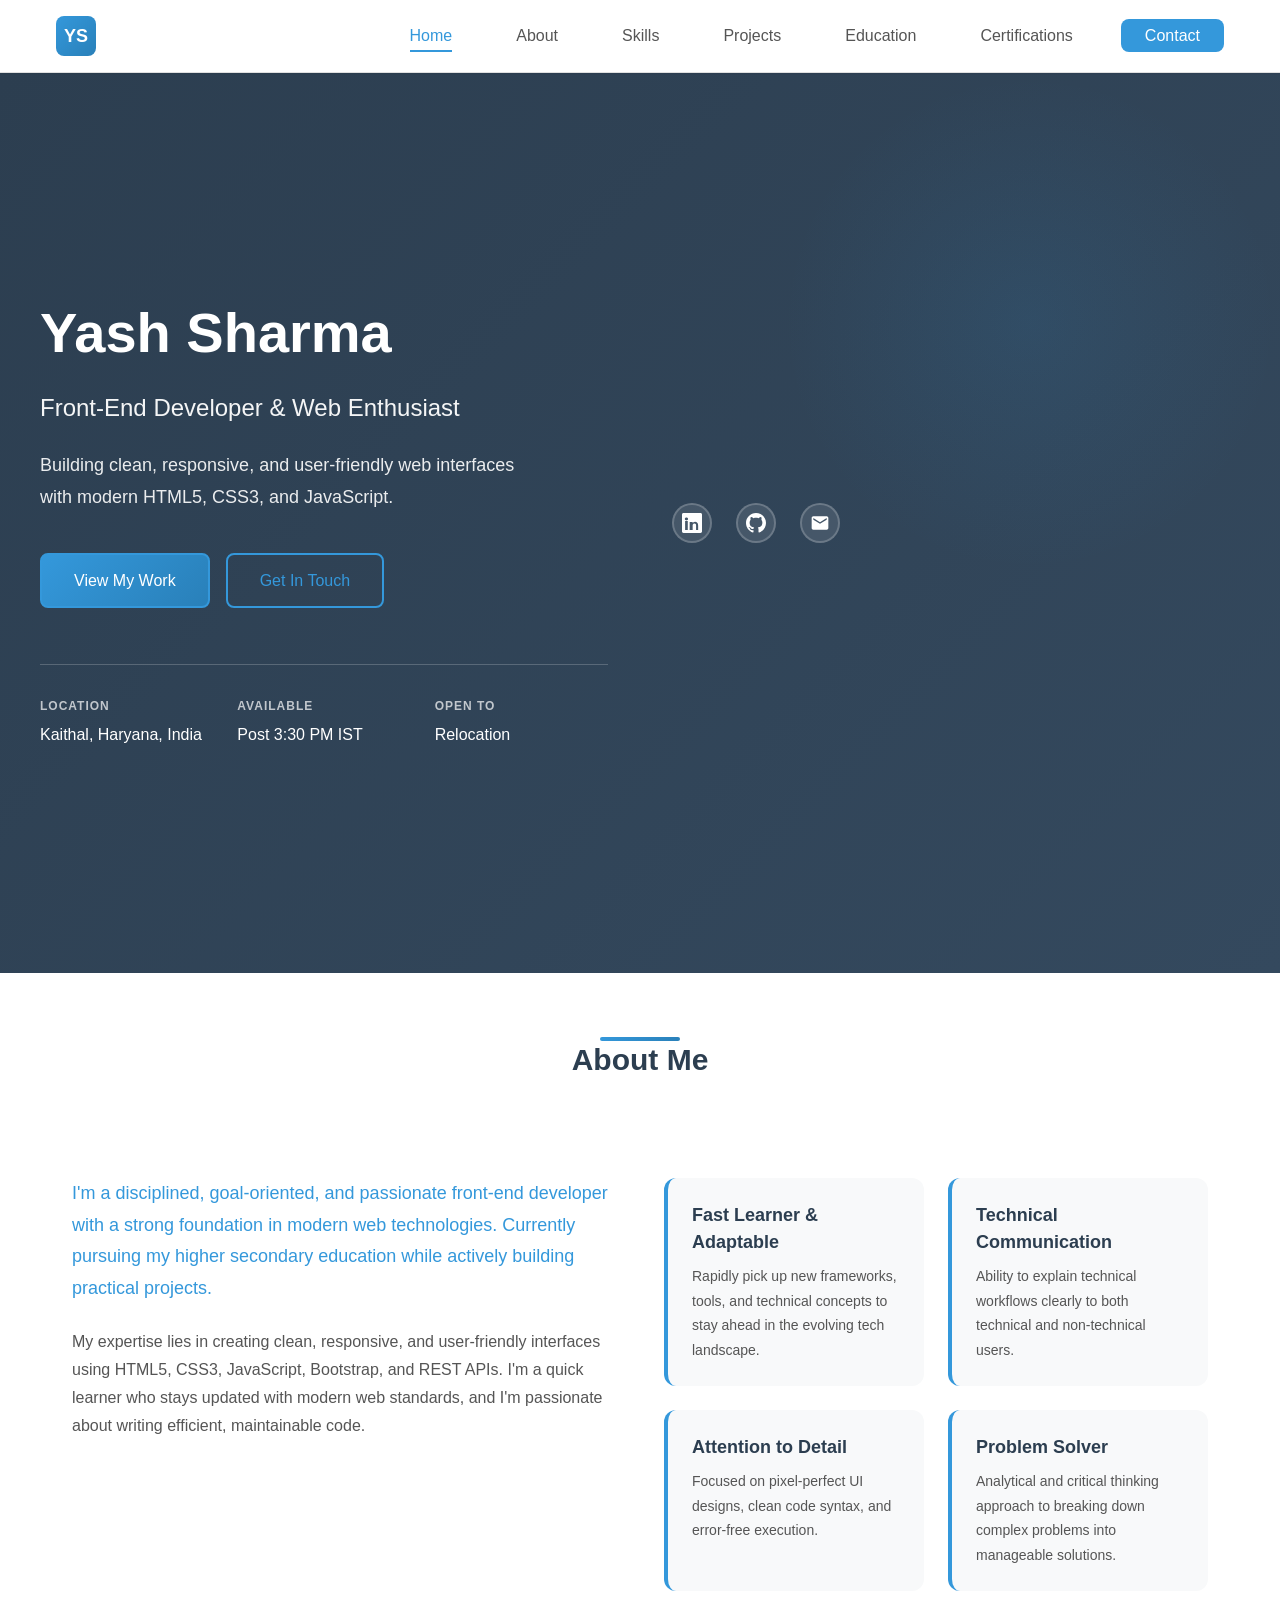
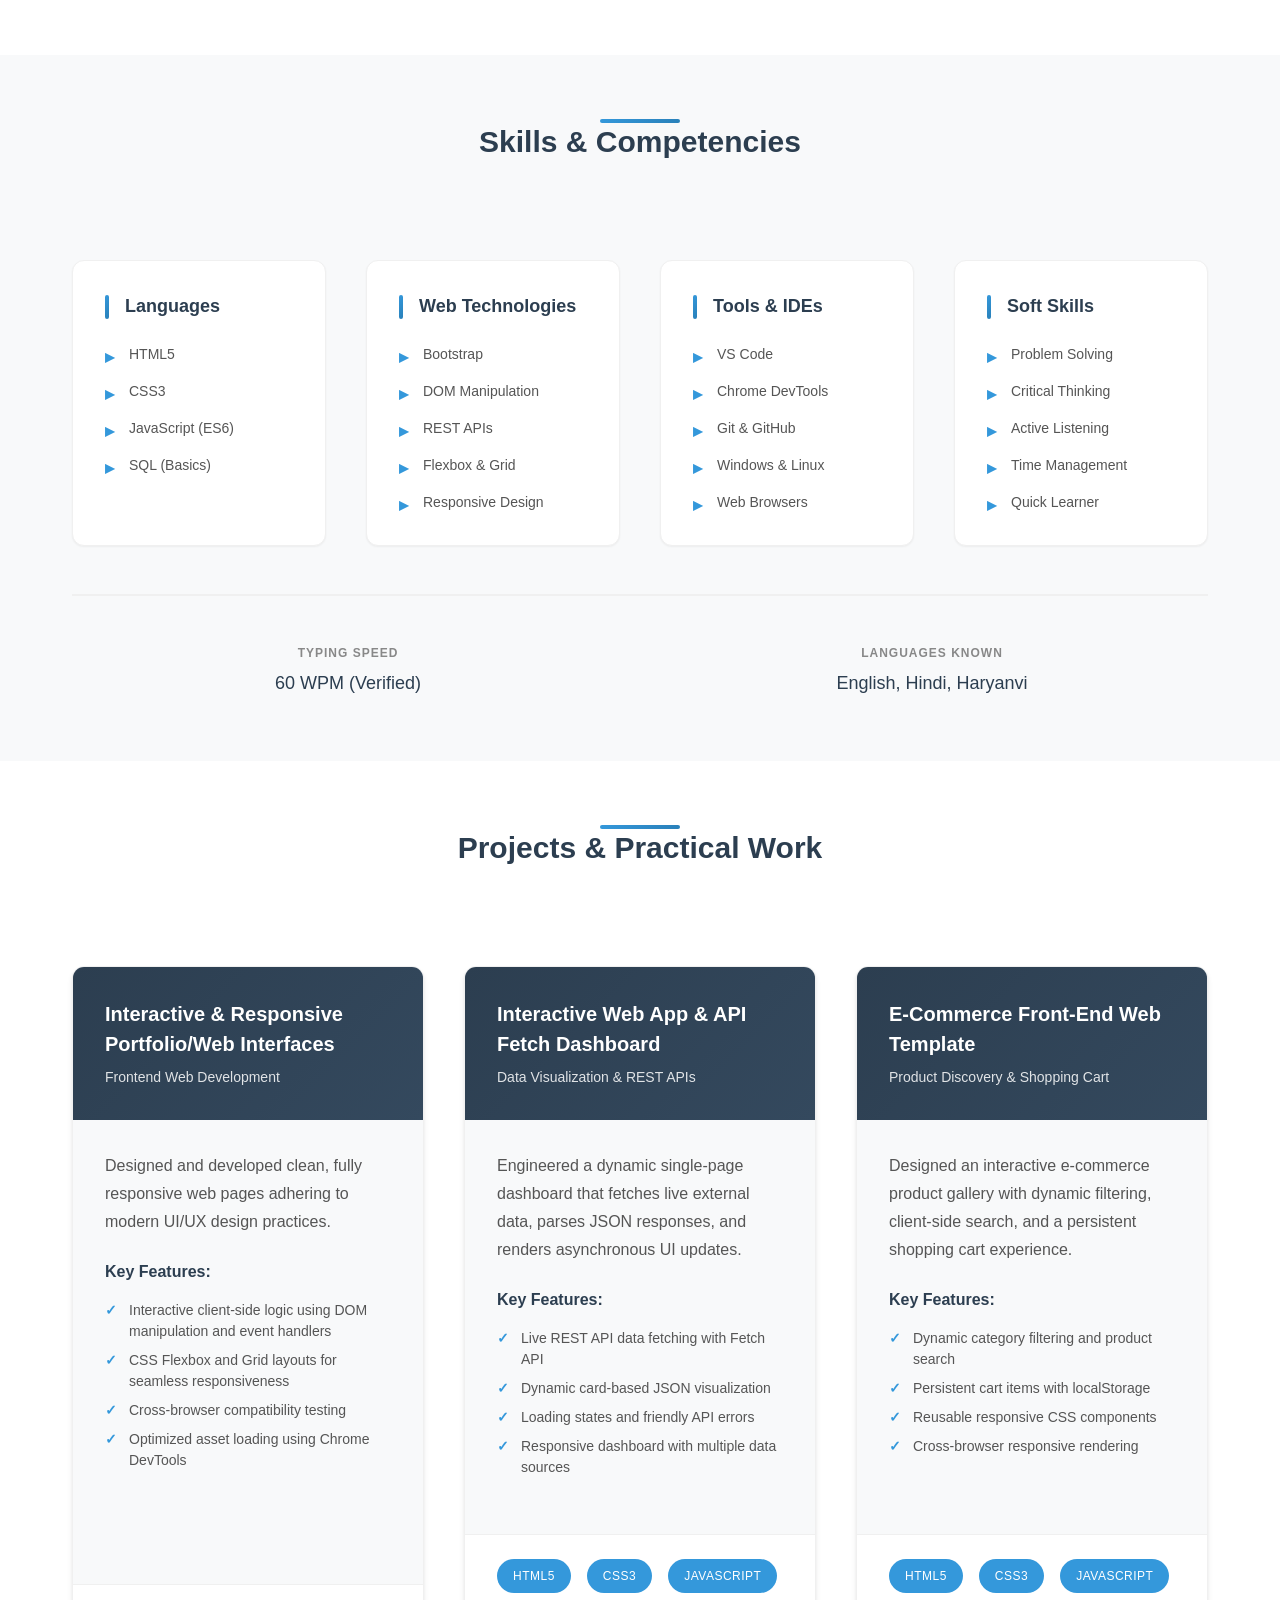
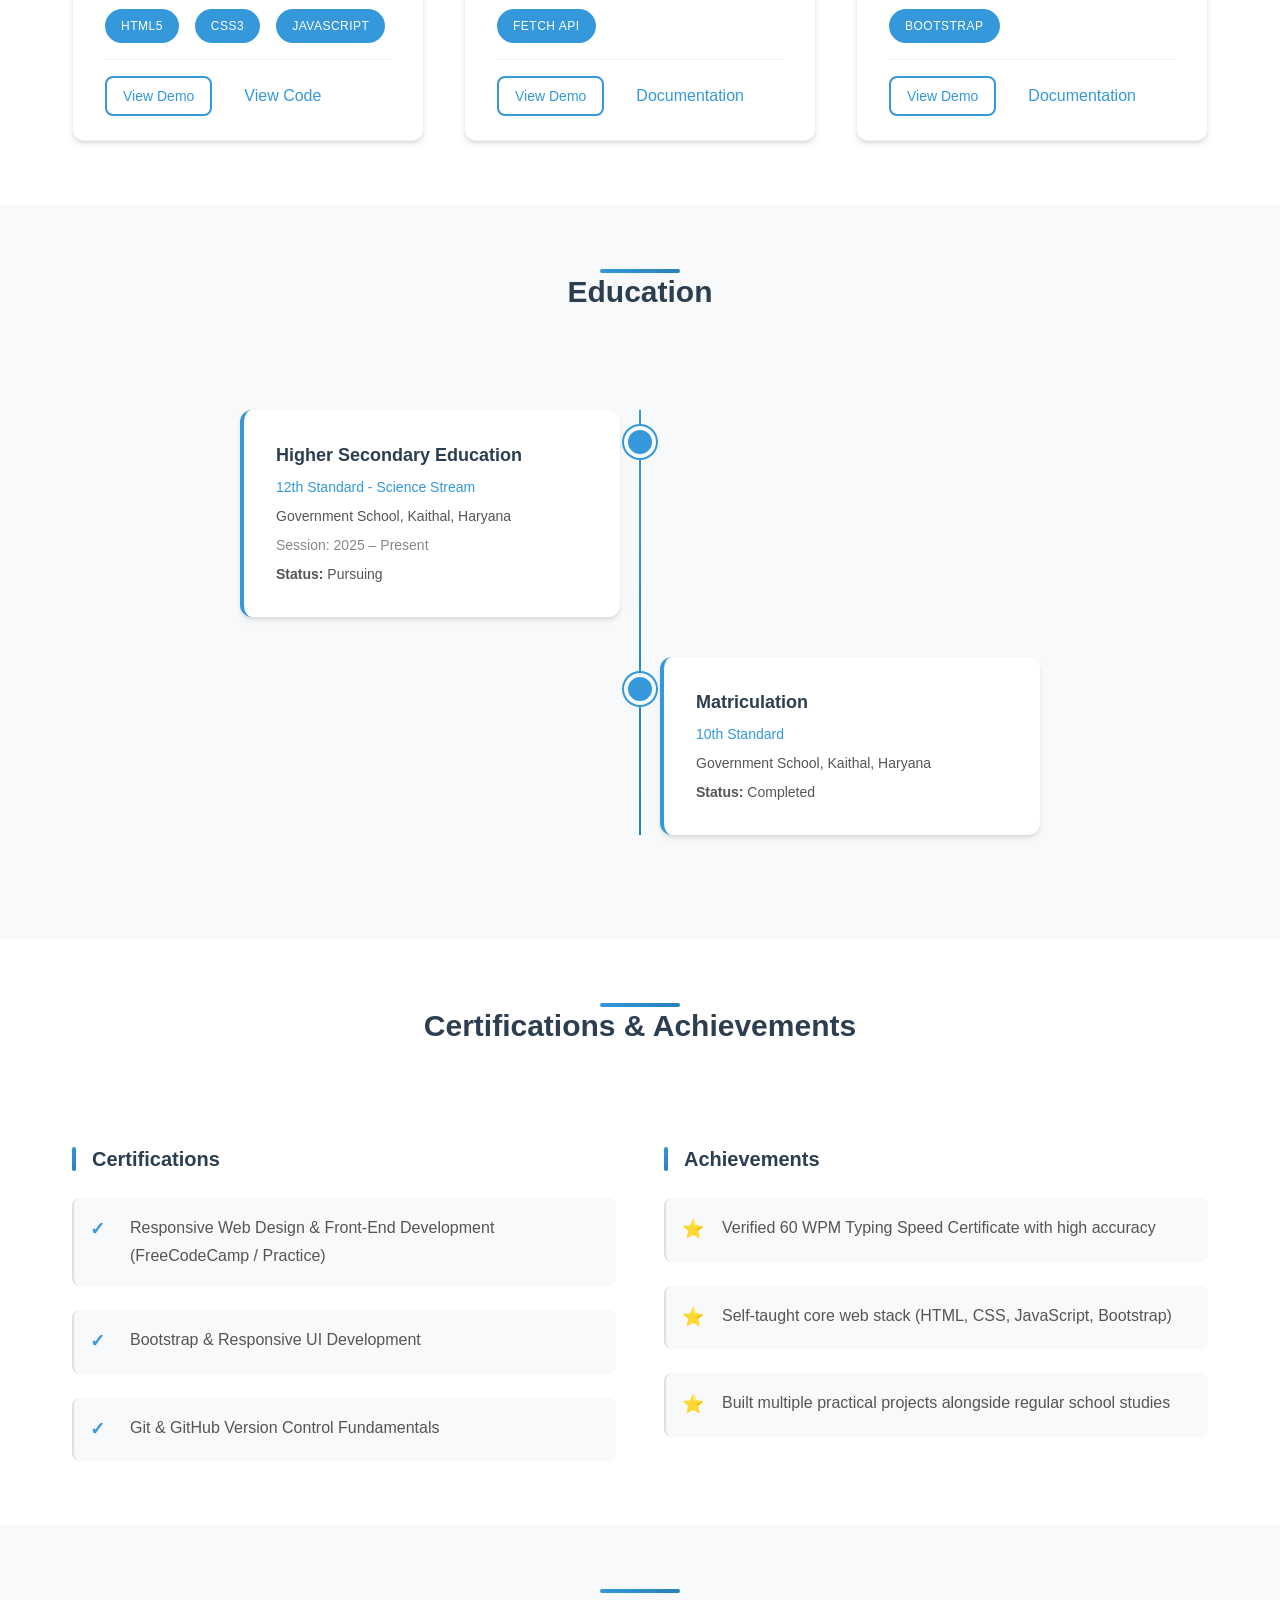
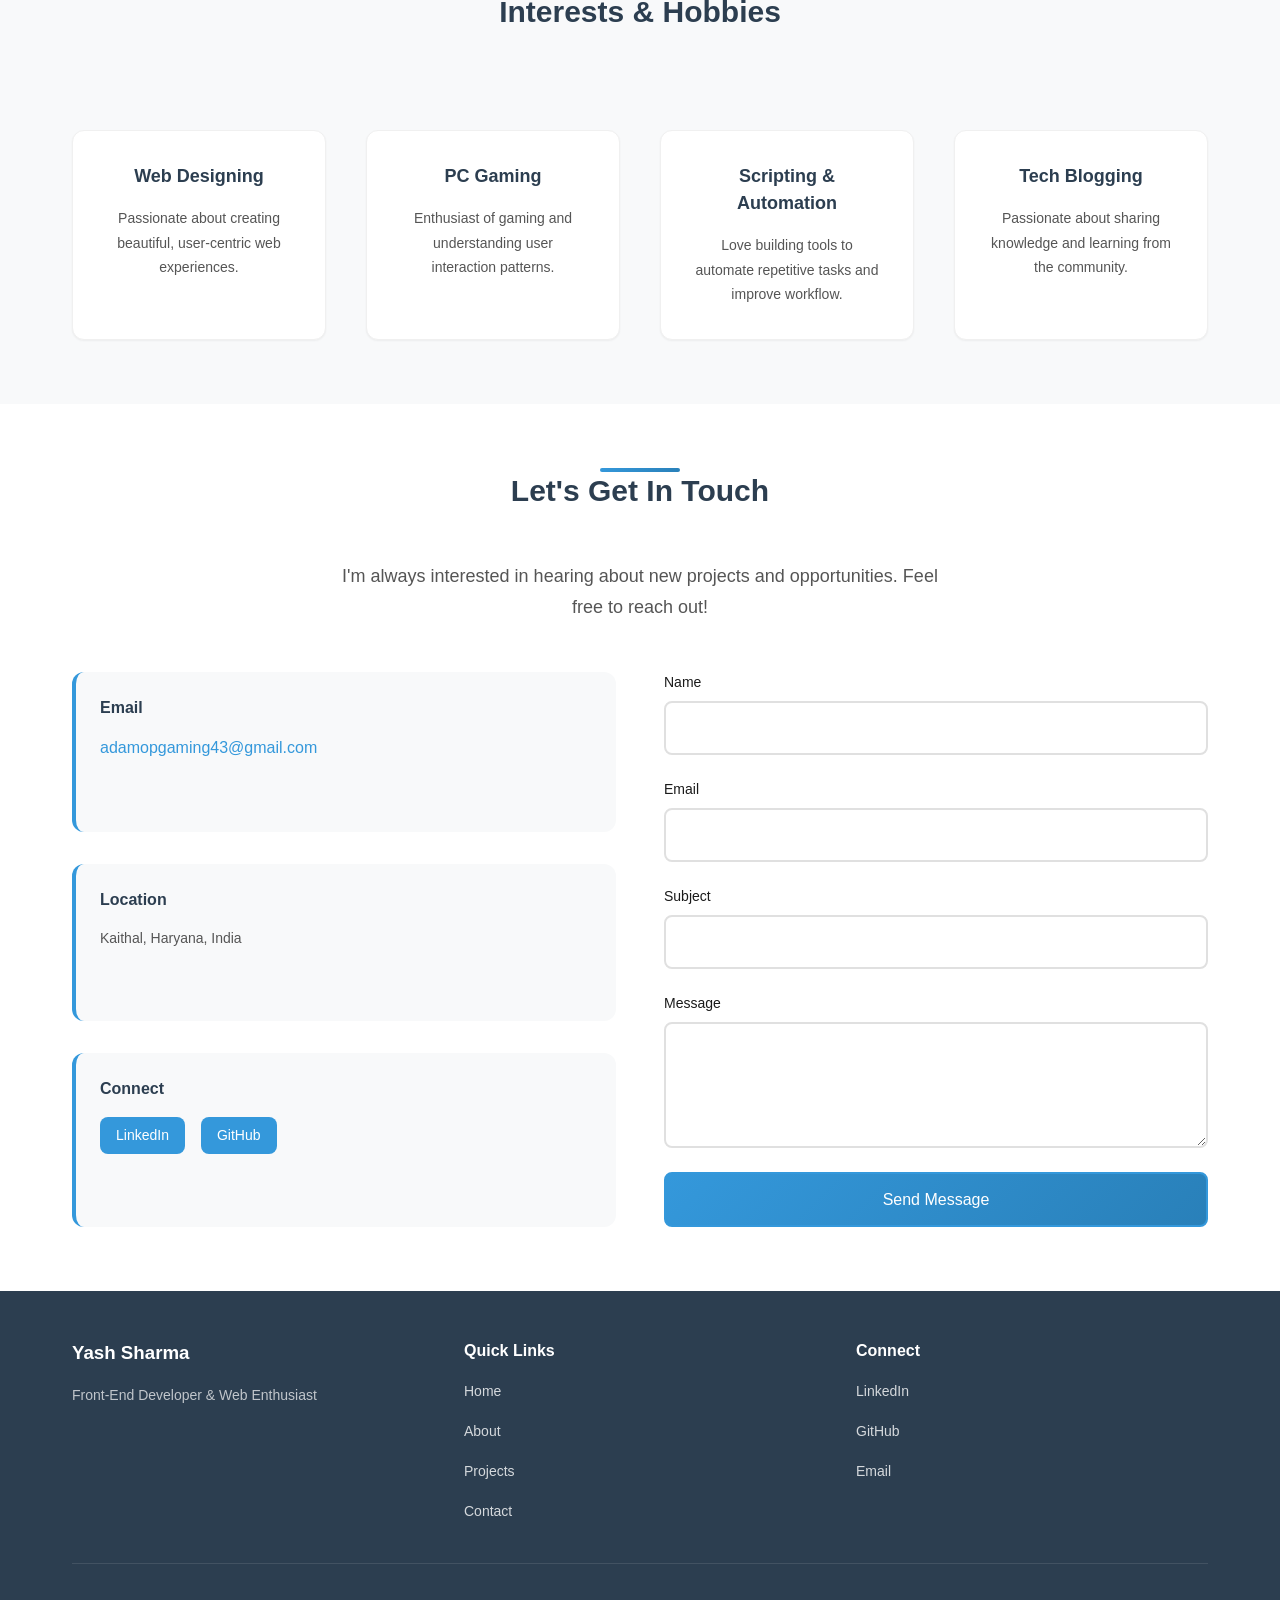
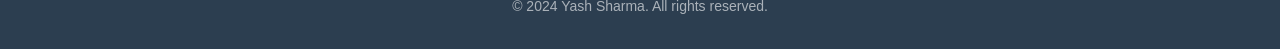
<file: index.html>
<!DOCTYPE html>
<html lang="en">
<head>
    <meta charset="UTF-8">
    <meta name="viewport" content="width=device-width, initial-scale=1.0">
    <meta name="description" content="Yash Sharma - Front-End Developer | HTML5, CSS3, JavaScript | Portfolio">
    <meta name="keywords" content="Front-End Developer, Web Developer, HTML, CSS, JavaScript, Portfolio">
    <meta name="author" content="Yash Sharma">
    
    <!-- Open Graph -->
    <meta property="og:title" content="Yash Sharma - Front-End Developer Portfolio">
    <meta property="og:description" content="Explore my portfolio of responsive web projects and technical expertise in front-end development.">
    <meta property="og:type" content="website">
    
    <title>Yash Sharma | Front-End Developer Portfolio</title>
    <link rel="stylesheet" href="styles.css">
</head>
<body>
    <!-- Navigation -->
    <nav class="navbar">
        <div class="navbar-container">
            <div class="navbar-logo">
                <a href="#home">YS</a>
            </div>
            <button class="nav-toggle" aria-label="Toggle navigation menu" aria-expanded="false">
                <span></span>
                <span></span>
                <span></span>
            </button>
            <ul class="nav-menu">
                <li><a href="#home" class="nav-link">Home</a></li>
                <li><a href="#about" class="nav-link">About</a></li>
                <li><a href="#skills" class="nav-link">Skills</a></li>
                <li><a href="#projects" class="nav-link">Projects</a></li>
                <li><a href="#education" class="nav-link">Education</a></li>
                <li><a href="#certifications" class="nav-link">Certifications</a></li>
                <li><a href="#contact" class="nav-link cta-link">Contact</a></li>
            </ul>
        </div>
    </nav>

    <!-- Hero Section -->
    <header id="home" class="hero">
        <div class="hero-content">
            <div class="hero-text">
                <h1 class="hero-title">Yash Sharma</h1>
                <p class="hero-subtitle">Front-End Developer & Web Enthusiast</p>
                <p class="hero-description">
                    Building clean, responsive, and user-friendly web interfaces with modern HTML5, CSS3, and JavaScript.
                </p>
                <div class="hero-ctas">
                    <a href="#projects" class="btn btn-primary">View My Work</a>
                    <a href="#contact" class="btn btn-secondary">Get In Touch</a>
                </div>
                <div class="hero-meta">
                    <div class="meta-item">
                        <span class="meta-label">Location</span>
                        <p class="meta-value">Kaithal, Haryana, India</p>
                    </div>
                    <div class="meta-item">
                        <span class="meta-label">Available</span>
                        <p class="meta-value">Post 3:30 PM IST</p>
                    </div>
                    <div class="meta-item">
                        <span class="meta-label">Open to</span>
                        <p class="meta-value">Relocation</p>
                    </div>
                </div>
            </div>
            <div class="hero-social">
                <a href="https://www.linkedin.com/in/yash-sharma-6b9316256/" target="_blank" rel="noopener noreferrer" class="social-link" aria-label="LinkedIn">
                    <svg xmlns="http://www.w3.org/2000/svg" viewBox="0 0 24 24" fill="currentColor">
                        <path d="M20.447 20.452h-3.554v-5.569c0-1.328-.475-2.236-1.986-2.236-1.081 0-1.722.731-2.004 1.437-.103.248-.129.594-.129.94v5.428h-3.554s.047-8.81 0-9.728h3.554v1.375c.427-.659 1.191-1.595 2.897-1.595 2.117 0 3.704 1.385 3.704 4.362v5.586zM5.337 8.855c-1.144 0-1.915-.759-1.915-1.71 0-.955.77-1.71 1.915-1.71 1.144 0 1.915.755 1.915 1.71 0 .951-.771 1.71-1.915 1.71zm1.589 11.597H3.748V9.579h3.178v10.873zM22.225 0H1.771C.792 0 0 .774 0 1.729v20.542C0 23.227.792 24 1.771 24h20.451C23.2 24 24 23.227 24 22.271V1.729C24 .774 23.2 0 22.225 0z"/>
                    </svg>
                </a>
                <a href="https://github.com/yashduhdwquhdudu" target="_blank" rel="noopener noreferrer" class="social-link" aria-label="GitHub">
                    <svg xmlns="http://www.w3.org/2000/svg" viewBox="0 0 24 24" fill="currentColor">
                        <path d="M12 0c-6.626 0-12 5.373-12 12 0 5.302 3.438 9.8 8.207 11.387.599.111.793-.261.793-.577v-2.234c-3.338.726-4.033-1.416-4.033-1.416-.546-1.387-1.333-1.756-1.333-1.756-1.089-.745.083-.729.083-.729 1.205.084 1.839 1.237 1.839 1.237 1.07 1.834 2.807 1.304 3.492.997.107-.775.418-1.305.762-1.604-2.665-.305-5.467-1.334-5.467-5.931 0-1.311.469-2.381 1.236-3.221-.124-.303-.535-1.524.117-3.176 0 0 1.008-.322 3.301 1.23.957-.266 1.983-.399 3.003-.404 1.02.005 2.047.138 3.006.404 2.291-1.552 3.297-1.23 3.297-1.23.653 1.653.242 2.874.118 3.176.77.84 1.235 1.911 1.235 3.221 0 4.609-2.807 5.624-5.479 5.921.43.372.823 1.102.823 2.222v 3.293c0 .319.192.694.801.576 4.765-1.589 8.199-6.086 8.199-11.386 0-6.627-5.373-12-12-12z"/>
                    </svg>
                </a>
                <a href="mailto:adamopgaming43@gmail.com" class="social-link" aria-label="Email">
                    <svg xmlns="http://www.w3.org/2000/svg" viewBox="0 0 24 24" fill="currentColor">
                        <path d="M20 4H4c-1.1 0-1.99.9-1.99 2L2 18c0 1.1.9 2 2 2h16c1.1 0 2-.9 2-2V6c0-1.1-.9-2-2-2zm0 4l-8 5-8-5V6l8 5 8-5v2z"/>
                    </svg>
                </a>
            </div>
        </div>
    </header>

    <!-- About Section -->
    <section id="about" class="about">
        <div class="container">
            <h2>About Me</h2>
            <div class="about-content">
                <div class="about-text">
                    <p class="about-intro">
                        I'm a disciplined, goal-oriented, and passionate front-end developer with a strong foundation in modern web technologies. Currently pursuing my higher secondary education while actively building practical projects.
                    </p>
                    <p class="about-details">
                        My expertise lies in creating clean, responsive, and user-friendly interfaces using HTML5, CSS3, JavaScript, Bootstrap, and REST APIs. I'm a quick learner who stays updated with modern web standards, and I'm passionate about writing efficient, maintainable code.
                    </p>
                </div>
                <div class="about-highlights">
                    <div class="highlight-card">
                        <h3>Fast Learner & Adaptable</h3>
                        <p>Rapidly pick up new frameworks, tools, and technical concepts to stay ahead in the evolving tech landscape.</p>
                    </div>
                    <div class="highlight-card">
                        <h3>Technical Communication</h3>
                        <p>Ability to explain technical workflows clearly to both technical and non-technical users.</p>
                    </div>
                    <div class="highlight-card">
                        <h3>Attention to Detail</h3>
                        <p>Focused on pixel-perfect UI designs, clean code syntax, and error-free execution.</p>
                    </div>
                    <div class="highlight-card">
                        <h3>Problem Solver</h3>
                        <p>Analytical and critical thinking approach to breaking down complex problems into manageable solutions.</p>
                    </div>
                </div>
            </div>
        </div>
    </section>

    <!-- Skills Section -->
    <section id="skills" class="skills">
        <div class="container">
            <h2>Skills & Competencies</h2>
            <div class="skills-grid">
                <div class="skill-category">
                    <h3>Languages</h3>
                    <ul class="skill-list">
                        <li>HTML5</li>
                        <li>CSS3</li>
                        <li>JavaScript (ES6)</li>
                        <li>SQL (Basics)</li>
                    </ul>
                </div>
                <div class="skill-category">
                    <h3>Web Technologies</h3>
                    <ul class="skill-list">
                        <li>Bootstrap</li>
                        <li>DOM Manipulation</li>
                        <li>REST APIs</li>
                        <li>Flexbox & Grid</li>
                        <li>Responsive Design</li>
                    </ul>
                </div>
                <div class="skill-category">
                    <h3>Tools & IDEs</h3>
                    <ul class="skill-list">
                        <li>VS Code</li>
                        <li>Chrome DevTools</li>
                        <li>Git & GitHub</li>
                        <li>Windows & Linux</li>
                        <li>Web Browsers</li>
                    </ul>
                </div>
                <div class="skill-category">
                    <h3>Soft Skills</h3>
                    <ul class="skill-list">
                        <li>Problem Solving</li>
                        <li>Critical Thinking</li>
                        <li>Active Listening</li>
                        <li>Time Management</li>
                        <li>Quick Learner</li>
                    </ul>
                </div>
            </div>
            <div class="skills-extra">
                <div class="extra-item">
                    <span class="extra-label">Typing Speed</span>
                    <p>60 WPM (Verified)</p>
                </div>
                <div class="extra-item">
                    <span class="extra-label">Languages Known</span>
                    <p>English, Hindi, Haryanvi</p>
                </div>
            </div>
        </div>
    </section>

    <!-- Projects Section -->
    <section id="projects" class="projects">
        <div class="container">
            <h2>Projects & Practical Work</h2>
            <div class="projects-grid">
                <article class="project-card">
                    <div class="project-header">
                        <h3>Interactive & Responsive Portfolio/Web Interfaces</h3>
                        <p class="project-subtitle">Frontend Web Development</p>
                    </div>
                    <div class="project-body">
                        <p class="project-description">
                            Designed and developed clean, fully responsive web pages adhering to modern UI/UX design practices.
                        </p>
                        <div class="project-features">
                            <h4>Key Features:</h4>
                            <ul>
                                <li>Interactive client-side logic using DOM manipulation and event handlers</li>
                                <li>CSS Flexbox and Grid layouts for seamless responsiveness</li>
                                <li>Cross-browser compatibility testing</li>
                                <li>Optimized asset loading using Chrome DevTools</li>
                            </ul>
                        </div>
                    </div>
                    <div class="project-footer">
                        <div class="tech-tags">
                            <span class="tech-tag">HTML5</span>
                            <span class="tech-tag">CSS3</span>
                            <span class="tech-tag">JavaScript</span>
                        </div>
                        <div class="project-links" style="display: flex; gap: 1rem; margin-top: 1rem; padding-top: 1rem; border-top: 1px solid var(--border-subtle);">
                            <a href="projects/web-interfaces/" target="_blank" rel="noopener noreferrer" class="btn btn-secondary" style="padding: 0.5rem 1rem; font-size: 0.875rem;">View Demo</a>
                            <a href="projects/web-interfaces/" target="_blank" rel="noopener noreferrer" style="color: var(--secondary-color); text-decoration: none; font-weight: 500; padding: 0.5rem 1rem; display: inline-block;">View Code</a>
                        </div>
                    </div>
                </article>

                <article class="project-card">
                    <div class="project-header">
                        <h3>Interactive Web App & API Fetch Dashboard</h3>
                        <p class="project-subtitle">Data Visualization & REST APIs</p>
                    </div>
                    <div class="project-body">
                        <p class="project-description">
                            Engineered a dynamic single-page dashboard that fetches live external data, parses JSON responses, and renders asynchronous UI updates.
                        </p>
                        <div class="project-features">
                            <h4>Key Features:</h4>
                            <ul>
                                <li>Live REST API data fetching with Fetch API</li>
                                <li>Dynamic card-based JSON visualization</li>
                                <li>Loading states and friendly API errors</li>
                                <li>Responsive dashboard with multiple data sources</li>
                            </ul>
                        </div>
                    </div>
                    <div class="project-footer">
                        <div class="tech-tags">
                            <span class="tech-tag">HTML5</span>
                            <span class="tech-tag">CSS3</span>
                            <span class="tech-tag">JavaScript</span>
                            <span class="tech-tag">Fetch API</span>
                        </div>
                        <div class="project-links" style="display: flex; gap: 1rem; margin-top: 1rem; padding-top: 1rem; border-top: 1px solid var(--border-subtle);">
                            <a href="projects/api-dashboard/" target="_blank" rel="noopener noreferrer" class="btn btn-secondary" style="padding: 0.5rem 1rem; font-size: 0.875rem;">View Demo</a>
                            <a href="projects/api-dashboard/README.md" target="_blank" rel="noopener noreferrer" style="color: var(--secondary-color); text-decoration: none; font-weight: 500; padding: 0.5rem 1rem; display: inline-block;">Documentation</a>
                        </div>
                    </div>
                </article>

                <article class="project-card">
                    <div class="project-header">
                        <h3>E-Commerce Front-End Web Template</h3>
                        <p class="project-subtitle">Product Discovery & Shopping Cart</p>
                    </div>
                    <div class="project-body">
                        <p class="project-description">
                            Designed an interactive e-commerce product gallery with dynamic filtering, client-side search, and a persistent shopping cart experience.
                        </p>
                        <div class="project-features">
                            <h4>Key Features:</h4>
                            <ul>
                                <li>Dynamic category filtering and product search</li>
                                <li>Persistent cart items with localStorage</li>
                                <li>Reusable responsive CSS components</li>
                                <li>Cross-browser responsive rendering</li>
                            </ul>
                        </div>
                    </div>
                    <div class="project-footer">
                        <div class="tech-tags">
                            <span class="tech-tag">HTML5</span>
                            <span class="tech-tag">CSS3</span>
                            <span class="tech-tag">JavaScript</span>
                            <span class="tech-tag">Bootstrap</span>
                        </div>
                        <div class="project-links" style="display: flex; gap: 1rem; margin-top: 1rem; padding-top: 1rem; border-top: 1px solid var(--border-subtle);">
                            <a href="projects/e-commerce/" target="_blank" rel="noopener noreferrer" class="btn btn-secondary" style="padding: 0.5rem 1rem; font-size: 0.875rem;">View Demo</a>
                            <a href="projects/e-commerce/README.md" target="_blank" rel="noopener noreferrer" style="color: var(--secondary-color); text-decoration: none; font-weight: 500; padding: 0.5rem 1rem; display: inline-block;">Documentation</a>
                        </div>
                    </div>
                </article>
            </div>
        </div>
    </section>

    <!-- Education Section -->
    <section id="education" class="education">
        <div class="container">
            <h2>Education</h2>
            <div class="education-timeline">
                <article class="education-card">
                    <div class="education-marker"></div>
                    <div class="education-content">
                        <h3>Higher Secondary Education</h3>
                        <p class="education-institution">12th Standard - Science Stream</p>
                        <p class="education-school">Government School, Kaithal, Haryana</p>
                        <p class="education-period">Session: 2025 – Present</p>
                        <p class="education-status"><strong>Status:</strong> Pursuing</p>
                    </div>
                </article>

                <article class="education-card">
                    <div class="education-marker"></div>
                    <div class="education-content">
                        <h3>Matriculation</h3>
                        <p class="education-institution">10th Standard</p>
                        <p class="education-school">Government School, Kaithal, Haryana</p>
                        <p class="education-status"><strong>Status:</strong> Completed</p>
                    </div>
                </article>
            </div>
        </div>
    </section>

    <!-- Certifications Section -->
    <section id="certifications" class="certifications">
        <div class="container">
            <h2>Certifications & Achievements</h2>
            <div class="cert-content">
                <div class="cert-column">
                    <h3>Certifications</h3>
                    <ul class="cert-list">
                        <li>
                            <span class="cert-icon">✓</span>
                            Responsive Web Design & Front-End Development (FreeCodeCamp / Practice)
                        </li>
                        <li>
                            <span class="cert-icon">✓</span>
                            Bootstrap & Responsive UI Development
                        </li>
                        <li>
                            <span class="cert-icon">✓</span>
                            Git & GitHub Version Control Fundamentals
                        </li>
                    </ul>
                </div>
                <div class="cert-column">
                    <h3>Achievements</h3>
                    <ul class="cert-list">
                        <li>
                            <span class="cert-icon">⭐</span>
                            Verified 60 WPM Typing Speed Certificate with high accuracy
                        </li>
                        <li>
                            <span class="cert-icon">⭐</span>
                            Self-taught core web stack (HTML, CSS, JavaScript, Bootstrap)
                        </li>
                        <li>
                            <span class="cert-icon">⭐</span>
                            Built multiple practical projects alongside regular school studies
                        </li>
                    </ul>
                </div>
            </div>
        </div>
    </section>

    <!-- Interests Section -->
    <section id="interests" class="interests">
        <div class="container">
            <h2>Interests & Hobbies</h2>
            <div class="interests-grid">
                <div class="interest-item">
                    <h3>Web Designing</h3>
                    <p>Passionate about creating beautiful, user-centric web experiences.</p>
                </div>
                <div class="interest-item">
                    <h3>PC Gaming</h3>
                    <p>Enthusiast of gaming and understanding user interaction patterns.</p>
                </div>
                <div class="interest-item">
                    <h3>Scripting & Automation</h3>
                    <p>Love building tools to automate repetitive tasks and improve workflow.</p>
                </div>
                <div class="interest-item">
                    <h3>Tech Blogging</h3>
                    <p>Passionate about sharing knowledge and learning from the community.</p>
                </div>
            </div>
        </div>
    </section>

    <!-- Contact Section -->
    <section id="contact" class="contact">
        <div class="container">
            <h2>Let's Get In Touch</h2>
            <p class="contact-intro">
                I'm always interested in hearing about new projects and opportunities. Feel free to reach out!
            </p>
            <div class="contact-content">
                <div class="contact-info">
                    <div class="contact-item">
                        <h3>Email</h3>
                        <a href="mailto:adamopgaming43@gmail.com" class="contact-link">adamopgaming43@gmail.com</a>
                    </div>
                    <div class="contact-item">
                        <h3>Location</h3>
                        <p class="contact-text">Kaithal, Haryana, India</p>
                    </div>
                    <div class="contact-item">
                        <h3>Connect</h3>
                        <div class="contact-socials">
                            <a href="https://www.linkedin.com/in/yash-sharma-6b9316256/" target="_blank" rel="noopener noreferrer" class="contact-social-link">LinkedIn</a>
                            <a href="https://github.com/yashduhdwquhdudu" target="_blank" rel="noopener noreferrer" class="contact-social-link">GitHub</a>
                        </div>
                    </div>
                </div>
                <form class="contact-form" id="contactForm">
                    <div class="form-group">
                        <label for="name">Name</label>
                        <input type="text" id="name" name="name" required>
                    </div>
                    <div class="form-group">
                        <label for="email">Email</label>
                        <input type="email" id="email" name="email" required>
                    </div>
                    <div class="form-group">
                        <label for="subject">Subject</label>
                        <input type="text" id="subject" name="subject" required>
                    </div>
                    <div class="form-group">
                        <label for="message">Message</label>
                        <textarea id="message" name="message" rows="5" required></textarea>
                    </div>
                    <button type="submit" class="btn btn-primary">Send Message</button>
                </form>
            </div>
        </div>
    </section>

    <!-- Footer -->
    <footer class="footer">
        <div class="container">
            <div class="footer-content">
                <div class="footer-section">
                    <h3>Yash Sharma</h3>
                    <p>Front-End Developer & Web Enthusiast</p>
                </div>
                <div class="footer-section">
                    <h4>Quick Links</h4>
                    <ul>
                        <li><a href="#home">Home</a></li>
                        <li><a href="#about">About</a></li>
                        <li><a href="#projects">Projects</a></li>
                        <li><a href="#contact">Contact</a></li>
                    </ul>
                </div>
                <div class="footer-section">
                    <h4>Connect</h4>
                    <ul class="footer-socials">
                        <li><a href="https://www.linkedin.com/in/yash-sharma-6b9316256/" target="_blank" rel="noopener noreferrer">LinkedIn</a></li>
                        <li><a href="https://github.com/yashduhdwquhdudu" target="_blank" rel="noopener noreferrer">GitHub</a></li>
                        <li><a href="mailto:adamopgaming43@gmail.com">Email</a></li>
                    </ul>
                </div>
            </div>
            <div class="footer-bottom">
                <p>&copy; 2024 Yash Sharma. All rights reserved.</p>
            </div>
        </div>
    </footer>

    <script src="script.js"></script>
</body>
</html>
</file>
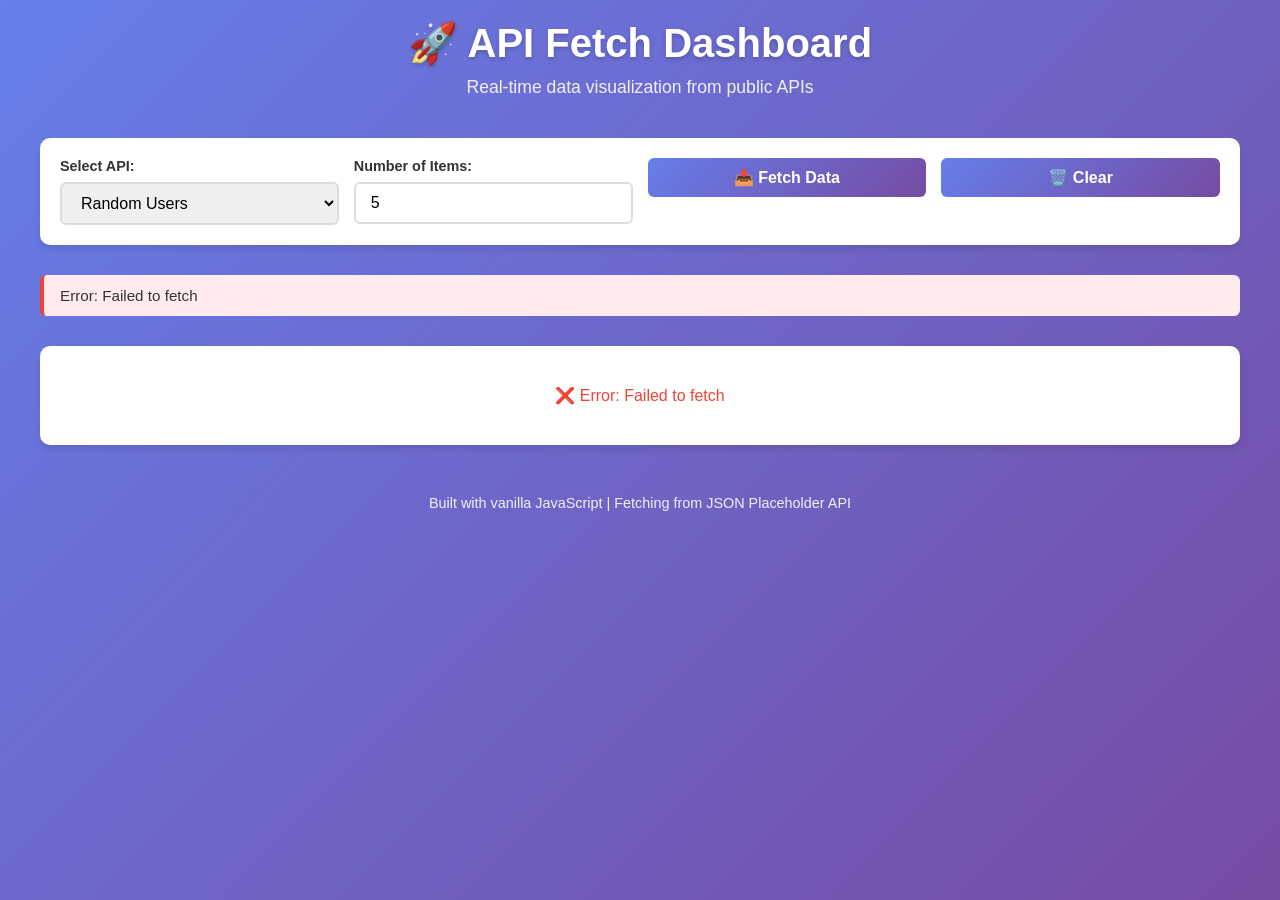
<file: projects/api-dashboard/index.html>
<!DOCTYPE html>
<html lang="en">
<head>
    <meta charset="UTF-8">
    <meta name="viewport" content="width=device-width, initial-scale=1.0">
    <meta name="description" content="Interactive API Fetch Dashboard - Real-time data visualization">
    <title>API Fetch Dashboard | Interactive Web App</title>
    <style>
        * {
            margin: 0;
            padding: 0;
            box-sizing: border-box;
        }

        body {
            font-family: -apple-system, BlinkMacSystemFont, 'Segoe UI', 'Roboto', sans-serif;
            background: linear-gradient(135deg, #667eea 0%, #764ba2 100%);
            min-height: 100vh;
            padding: 20px;
            color: #333;
        }

        .container {
            max-width: 1200px;
            margin: 0 auto;
        }

        header {
            text-align: center;
            color: white;
            margin-bottom: 40px;
        }

        header h1 {
            font-size: 2.5rem;
            margin-bottom: 10px;
            text-shadow: 0 2px 4px rgba(0, 0, 0, 0.2);
        }

        header p {
            font-size: 1.1rem;
            opacity: 0.9;
        }

        .controls {
            display: grid;
            grid-template-columns: repeat(auto-fit, minmax(200px, 1fr));
            gap: 15px;
            margin-bottom: 30px;
            background: white;
            padding: 20px;
            border-radius: 10px;
            box-shadow: 0 4px 6px rgba(0, 0, 0, 0.1);
        }

        .control-group {
            display: flex;
            flex-direction: column;
            gap: 8px;
        }

        label {
            font-weight: 600;
            color: #333;
            font-size: 0.9rem;
        }

        select, input, button {
            padding: 10px 15px;
            border: 2px solid #ddd;
            border-radius: 6px;
            font-size: 1rem;
            font-family: inherit;
            cursor: pointer;
            transition: all 0.3s ease;
        }

        select:focus, input:focus {
            outline: none;
            border-color: #667eea;
            box-shadow: 0 0 0 3px rgba(102, 126, 234, 0.1);
        }

        button {
            background: linear-gradient(135deg, #667eea 0%, #764ba2 100%);
            color: white;
            border: none;
            font-weight: 600;
            transition: all 0.3s ease;
        }

        button:hover {
            transform: translateY(-2px);
            box-shadow: 0 4px 12px rgba(102, 126, 234, 0.4);
        }

        button:active {
            transform: translateY(0);
        }

        .status {
            display: flex;
            align-items: center;
            gap: 10px;
            padding: 12px 16px;
            background: #f0f4ff;
            border-radius: 6px;
            border-left: 4px solid #667eea;
            font-size: 0.95rem;
        }

        .status.loading {
            background: #fff8e1;
            border-left-color: #ffc107;
        }

        .status.error {
            background: #ffebee;
            border-left-color: #f44336;
        }

        .status.success {
            background: #e8f5e9;
            border-left-color: #4caf50;
        }

        .spinner {
            width: 20px;
            height: 20px;
            border: 3px solid rgba(0, 0, 0, 0.1);
            border-top: 3px solid #667eea;
            border-radius: 50%;
            animation: spin 1s linear infinite;
        }

        @keyframes spin {
            to { transform: rotate(360deg); }
        }

        .dashboard-grid {
            display: grid;
            grid-template-columns: repeat(auto-fit, minmax(350px, 1fr));
            gap: 20px;
            margin-bottom: 30px;
        }

        .card {
            background: white;
            border-radius: 10px;
            padding: 20px;
            box-shadow: 0 4px 6px rgba(0, 0, 0, 0.1);
            transition: all 0.3s ease;
            border-top: 4px solid #667eea;
        }

        .card:hover {
            transform: translateY(-8px);
            box-shadow: 0 12px 24px rgba(0, 0, 0, 0.15);
        }

        .card h3 {
            color: #667eea;
            margin-bottom: 10px;
            font-size: 1.2rem;
        }

        .card p {
            color: #666;
            line-height: 1.6;
            margin-bottom: 8px;
            font-size: 0.95rem;
        }

        .card-meta {
            display: flex;
            gap: 10px;
            flex-wrap: wrap;
            margin-top: 12px;
            padding-top: 12px;
            border-top: 1px solid #eee;
        }

        .tag {
            background: #f0f4ff;
            color: #667eea;
            padding: 4px 10px;
            border-radius: 20px;
            font-size: 0.8rem;
            font-weight: 500;
        }

        .loading-state, .empty-state, .error-state {
            text-align: center;
            padding: 40px 20px;
            background: white;
            border-radius: 10px;
            box-shadow: 0 4px 6px rgba(0, 0, 0, 0.1);
        }

        .loading-state {
            display: flex;
            flex-direction: column;
            align-items: center;
            gap: 20px;
        }

        .empty-state, .error-state {
            color: #999;
        }

        .error-state {
            color: #f44336;
        }

        .stats {
            display: grid;
            grid-template-columns: repeat(auto-fit, minmax(150px, 1fr));
            gap: 15px;
            margin-bottom: 30px;
        }

        .stat-card {
            background: white;
            padding: 20px;
            border-radius: 10px;
            text-align: center;
            box-shadow: 0 4px 6px rgba(0, 0, 0, 0.1);
        }

        .stat-value {
            font-size: 2rem;
            font-weight: 700;
            color: #667eea;
            margin-bottom: 5px;
        }

        .stat-label {
            font-size: 0.9rem;
            color: #999;
            font-weight: 500;
        }

        footer {
            text-align: center;
            color: white;
            padding: 20px;
            opacity: 0.9;
            font-size: 0.9rem;
        }

        @media (max-width: 768px) {
            header h1 {
                font-size: 1.8rem;
            }

            .controls {
                grid-template-columns: 1fr;
            }

            .dashboard-grid {
                grid-template-columns: 1fr;
            }

            .stats {
                grid-template-columns: repeat(2, 1fr);
            }
        }
    </style>
</head>
<body>
    <div class="container">
        <header>
            <h1>🚀 API Fetch Dashboard</h1>
            <p>Real-time data visualization from public APIs</p>
        </header>

        <div class="controls">
            <div class="control-group">
                <label for="apiSelect">Select API:</label>
                <select id="apiSelect">
                    <option value="users">Random Users</option>
                    <option value="posts">Posts & Comments</option>
                    <option value="todos">Todo List</option>
                </select>
            </div>
            <div class="control-group">
                <label for="itemCount">Number of Items:</label>
                <input type="number" id="itemCount" min="1" max="20" value="5">
            </div>
            <div class="control-group">
                <button id="fetchBtn" onclick="fetchData()">📥 Fetch Data</button>
            </div>
            <div class="control-group">
                <button id="clearBtn" onclick="clearData()">🗑️ Clear</button>
            </div>
        </div>

        <div id="status" class="status" style="display: none;"></div>

        <div id="statsContainer" class="stats"></div>

        <div id="dashboard" class="dashboard-grid"></div>

        <footer>
            <p>Built with vanilla JavaScript | Fetching from JSON Placeholder API</p>
        </footer>
    </div>

    <script>
        const API_BASE = 'https://jsonplaceholder.typicode.com';
        const dashboard = document.getElementById('dashboard');
        const statusEl = document.getElementById('status');
        const statsContainer = document.getElementById('statsContainer');

        function showStatus(message, type = 'info') {
            statusEl.textContent = message;
            statusEl.className = `status ${type}`;
            statusEl.style.display = 'flex';

            if (type !== 'loading') {
                setTimeout(() => {
                    statusEl.style.display = 'none';
                }, 4000);
            }
        }

        function showLoading() {
            statusEl.innerHTML = '<div class="spinner"></div> Loading data...';
            statusEl.className = 'status loading';
            statusEl.style.display = 'flex';
        }

        async function fetchData() {
            const apiType = document.getElementById('apiSelect').value;
            const count = Math.min(parseInt(document.getElementById('itemCount').value) || 5, 20);

            dashboard.innerHTML = '';
            statsContainer.innerHTML = '';
            showLoading();

            try {
                let data = [];
                let title = '';

                if (apiType === 'users') {
                    const response = await fetch(`${API_BASE}/users?_limit=${count}`);
                    data = await response.json();
                    title = 'Random Users';
                    displayUsers(data);
                } else if (apiType === 'posts') {
                    const response = await fetch(`${API_BASE}/posts?_limit=${count}`);
                    data = await response.json();
                    title = 'Recent Posts';
                    displayPosts(data);
                } else if (apiType === 'todos') {
                    const response = await fetch(`${API_BASE}/todos?_limit=${count}`);
                    data = await response.json();
                    title = 'Todo Items';
                    displayTodos(data);
                }

                displayStats(data, apiType);
                showStatus(`✅ Successfully loaded ${data.length} items`, 'success');
            } catch (error) {
                dashboard.innerHTML = `<div class="error-state"><p>❌ Error: ${error.message}</p></div>`;
                showStatus(`Error: ${error.message}`, 'error');
            }
        }

        function displayUsers(users) {
            users.forEach(user => {
                const card = document.createElement('div');
                card.className = 'card';
                card.innerHTML = `
                    <h3>👤 ${user.name}</h3>
                    <p><strong>Email:</strong> ${user.email}</p>
                    <p><strong>Phone:</strong> ${user.phone}</p>
                    <p><strong>Website:</strong> ${user.website}</p>
                    <div class="card-meta">
                        <span class="tag">User ID: ${user.id}</span>
                        <span class="tag">${user.company.name}</span>
                    </div>
                `;
                dashboard.appendChild(card);
            });
        }

        function displayPosts(posts) {
            posts.forEach(post => {
                const card = document.createElement('div');
                card.className = 'card';
                card.innerHTML = `
                    <h3>📝 ${post.title}</h3>
                    <p>${post.body}</p>
                    <div class="card-meta">
                        <span class="tag">Post ID: ${post.id}</span>
                        <span class="tag">By User ${post.userId}</span>
                    </div>
                `;
                dashboard.appendChild(card);
            });
        }

        function displayTodos(todos) {
            todos.forEach(todo => {
                const card = document.createElement('div');
                card.className = 'card';
                card.innerHTML = `
                    <h3>✓ ${todo.title}</h3>
                    <p><strong>Status:</strong> ${todo.completed ? '✅ Completed' : '⏳ Pending'}</p>
                    <div class="card-meta">
                        <span class="tag">Todo ID: ${todo.id}</span>
                        <span class="tag">User ${todo.userId}</span>
                        <span class="tag">${todo.completed ? 'Complete' : 'Incomplete'}</span>
                    </div>
                `;
                dashboard.appendChild(card);
            });
        }

        function displayStats(data, type) {
            let stats = {};

            if (type === 'users') {
                stats = {
                    'Total Users': data.length,
                    'Companies': new Set(data.map(u => u.company.name)).size
                };
            } else if (type === 'posts') {
                stats = {
                    'Total Posts': data.length,
                    'Unique Authors': new Set(data.map(p => p.userId)).size
                };
            } else if (type === 'todos') {
                const completed = data.filter(t => t.completed).length;
                stats = {
                    'Total Todos': data.length,
                    'Completed': completed,
                    'Pending': data.length - completed
                };
            }

            Object.entries(stats).forEach(([label, value]) => {
                const statCard = document.createElement('div');
                statCard.className = 'stat-card';
                statCard.innerHTML = `
                    <div class="stat-value">${value}</div>
                    <div class="stat-label">${label}</div>
                `;
                statsContainer.appendChild(statCard);
            });
        }

        function clearData() {
            dashboard.innerHTML = '';
            statsContainer.innerHTML = '';
            statusEl.style.display = 'none';
            showStatus('Data cleared', 'success');
        }

        // Auto-fetch on load
        window.addEventListener('load', () => {
            fetchData();
        });
    </script>
</body>
</html>
</file>
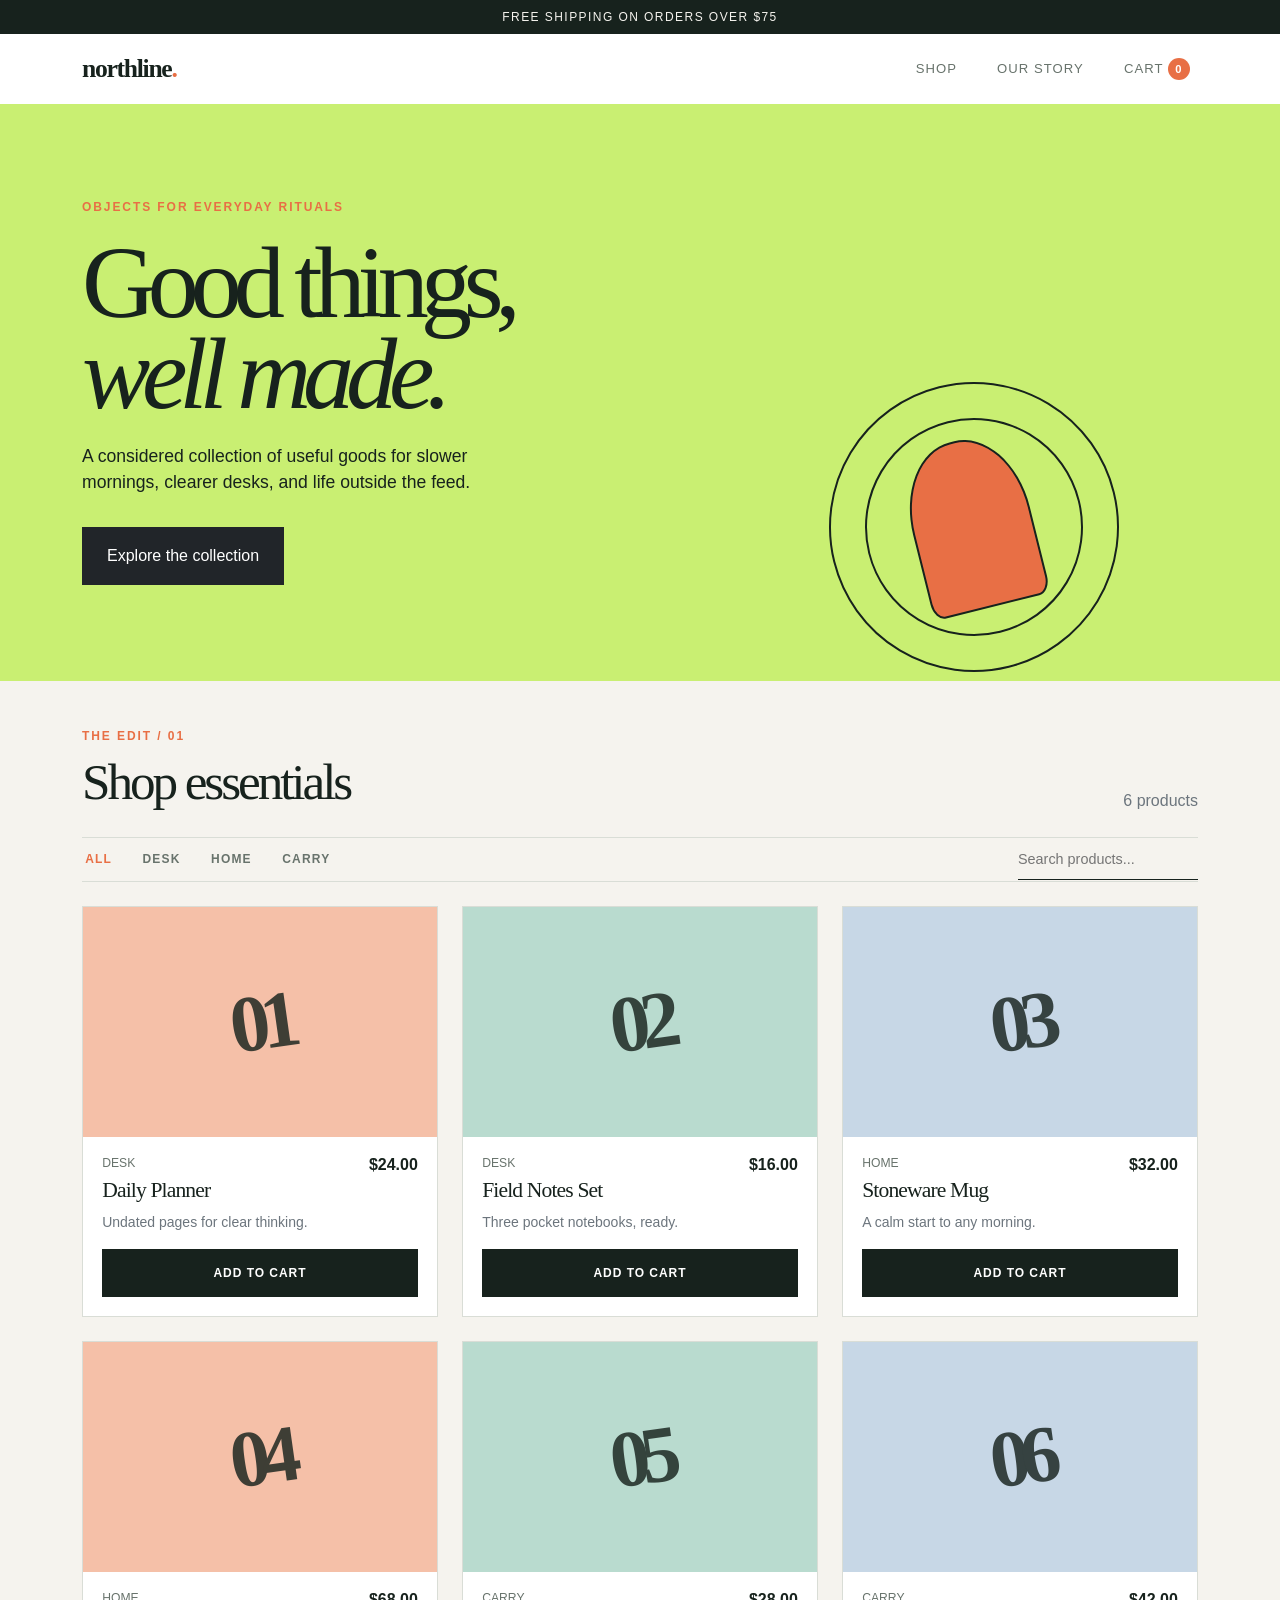
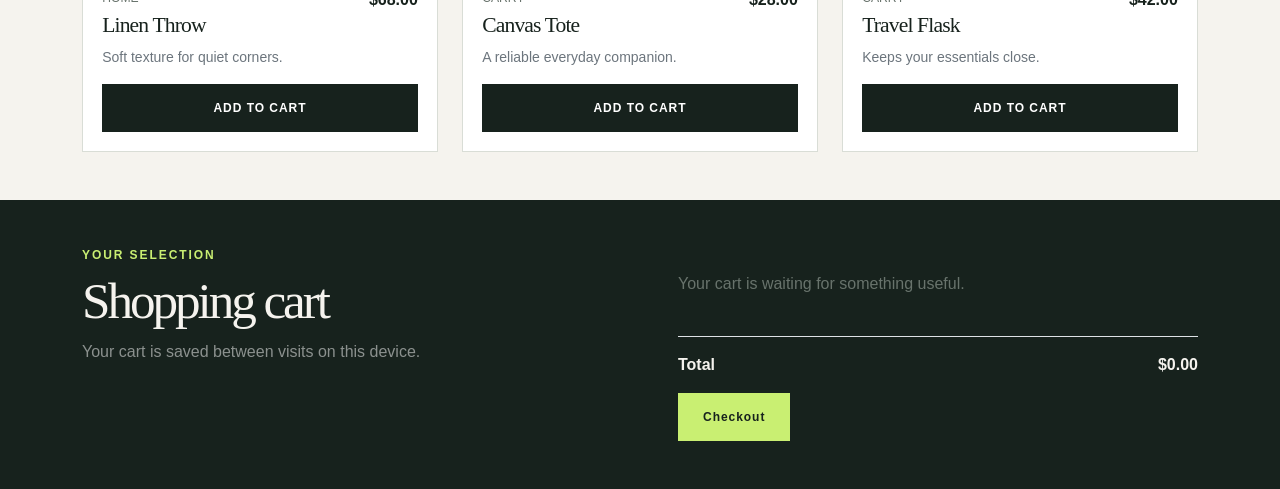
<file: projects/e-commerce/index.html>
<!DOCTYPE html>
<html lang="en">
<head>
    <meta charset="UTF-8">
    <meta name="viewport" content="width=device-width, initial-scale=1.0">
    <meta name="description" content="A responsive e-commerce front-end template with product search, filters, and a persistent cart.">
    <title>Northline Supply | E-Commerce Template</title>
    <link href="https://cdn.jsdelivr.net/npm/bootstrap@5.3.3/dist/css/bootstrap.min.css" rel="stylesheet">
    <style>
        :root { --ink: #17221d; --muted: #68736c; --paper: #f5f3ee; --line: #d9ddd6; --lime: #c9ef72; --orange: #e86f45; }
        * { box-sizing: border-box; }
        body { margin: 0; color: var(--ink); background: var(--paper); font-family: Georgia, 'Times New Roman', serif; }
        .sans { font-family: 'Trebuchet MS', Arial, sans-serif; }
        .topbar { background: var(--ink); color: var(--paper); font-size: .75rem; letter-spacing: .12em; text-transform: uppercase; }
        .brand { color: var(--ink); font-size: 1.6rem; font-weight: 700; letter-spacing: -.05em; text-decoration: none; }
        .nav-link { color: var(--muted); font-family: 'Trebuchet MS', Arial, sans-serif; font-size: .82rem; text-transform: uppercase; letter-spacing: .08em; }
        .nav-link:hover { color: var(--orange); }
        .hero { background: var(--lime); min-height: 420px; overflow: hidden; position: relative; }
        .hero h1 { font-size: clamp(3.5rem, 8vw, 7.5rem); line-height: .88; letter-spacing: -.08em; max-width: 760px; }
        .hero-copy { max-width: 420px; font-size: 1.1rem; }
        .hero-art { position: absolute; right: 8%; bottom: -8%; width: 290px; height: 290px; border: 2px solid var(--ink); border-radius: 50%; transform: rotate(-14deg); }
        .hero-art::before, .hero-art::after { content: ''; position: absolute; border: 2px solid var(--ink); }
        .hero-art::before { inset: 34px; border-radius: 50%; }
        .hero-art::after { width: 120px; height: 170px; left: 82px; top: 55px; border-radius: 48% 48% 10% 10%; background: var(--orange); }
        .eyebrow { color: var(--orange); font: 700 .75rem 'Trebuchet MS', Arial, sans-serif; letter-spacing: .16em; text-transform: uppercase; }
        .section-title { font-size: clamp(2rem, 4vw, 3.4rem); letter-spacing: -.06em; }
        .toolbar { border-bottom: 1px solid var(--line); border-top: 1px solid var(--line); }
        .filter-btn { background: transparent; border: 0; color: var(--muted); font: 700 .75rem 'Trebuchet MS', Arial, sans-serif; letter-spacing: .1em; padding: .9rem .2rem; text-transform: uppercase; }
        .filter-btn.active, .filter-btn:hover { color: var(--orange); }
        .search { background: transparent; border: 0; border-bottom: 1px solid var(--ink); border-radius: 0; font: .9rem 'Trebuchet MS', Arial, sans-serif; padding: .75rem 0; }
        .search:focus { box-shadow: none; border-color: var(--orange); }
        .product-card { background: #fff; border: 1px solid var(--line); height: 100%; transition: transform .2s ease, box-shadow .2s ease; }
        .product-card:hover { box-shadow: 8px 8px 0 var(--lime); transform: translate(-3px, -3px); }
        .product-image { align-items: center; background: #e8ebe2; display: flex; height: 230px; justify-content: center; overflow: hidden; position: relative; }
        .product-image span { color: var(--ink); font-size: 5rem; font-weight: 700; letter-spacing: -.12em; opacity: .82; transform: rotate(-8deg); }
        .product-image.orange { background: #f5c0a8; }
        .product-image.green { background: #b9dbcf; }
        .product-image.blue { background: #c7d7e6; }
        .product-body { padding: 1.2rem; }
        .product-name { font-size: 1.35rem; letter-spacing: -.04em; }
        .product-meta { color: var(--muted); font: .76rem 'Trebuchet MS', Arial, sans-serif; text-transform: uppercase; }
        .price { font: 700 1rem 'Trebuchet MS', Arial, sans-serif; }
        .add-btn { background: var(--ink); border: 1px solid var(--ink); color: #fff; font: 700 .75rem 'Trebuchet MS', Arial, sans-serif; letter-spacing: .08em; text-transform: uppercase; }
        .add-btn:hover { background: var(--orange); border-color: var(--orange); color: #fff; }
        .cart-panel { background: var(--ink); color: var(--paper); }
        .cart-count { background: var(--orange); border-radius: 50%; color: #fff; display: inline-grid; font: 700 .7rem 'Trebuchet MS', Arial, sans-serif; height: 22px; place-items: center; width: 22px; }
        .cart-item { border-bottom: 1px solid #435048; font-family: 'Trebuchet MS', Arial, sans-serif; font-size: .85rem; }
        .empty { color: var(--muted); font-family: 'Trebuchet MS', Arial, sans-serif; }
        .toast-message { background: var(--lime); border: 1px solid var(--ink); bottom: 1.5rem; color: var(--ink); display: none; font: 700 .8rem 'Trebuchet MS', Arial, sans-serif; left: 50%; padding: .8rem 1.2rem; position: fixed; transform: translateX(-50%); z-index: 5; }
        @media (max-width: 767px) { .hero { min-height: 570px; } .hero-art { bottom: -45px; right: -45px; opacity: .72; } .hero h1 { max-width: 330px; } }
    </style>
</head>
<body>
    <div class="topbar py-2 text-center sans">Free shipping on orders over $75</div>
    <nav class="navbar navbar-expand-lg bg-white py-3" aria-label="Main navigation">
        <div class="container">
            <a class="brand" href="#top">northline<span style="color:var(--orange)">.</span></a>
            <button class="navbar-toggler" type="button" data-bs-toggle="collapse" data-bs-target="#storeNav" aria-label="Toggle navigation"><span class="navbar-toggler-icon"></span></button>
            <div class="collapse navbar-collapse" id="storeNav">
                <div class="navbar-nav ms-auto gap-lg-4 align-items-lg-center">
                    <a class="nav-link" href="#shop">Shop</a>
                    <a class="nav-link" href="#story">Our story</a>
                    <a class="nav-link" href="#cart">Cart <span class="cart-count" id="cartCount">0</span></a>
                </div>
            </div>
        </div>
    </nav>

    <main id="top">
        <section class="hero py-5">
            <div class="container position-relative py-5">
                <p class="eyebrow mb-4">Objects for everyday rituals</p>
                <h1>Good things,<br><em>well made.</em></h1>
                <p class="hero-copy mt-4 sans">A considered collection of useful goods for slower mornings, clearer desks, and life outside the feed.</p>
                <a href="#shop" class="btn btn-dark rounded-0 mt-3 px-4 py-3 sans">Explore the collection</a>
                <div class="hero-art" aria-hidden="true"></div>
            </div>
        </section>

        <section id="shop" class="container py-5">
            <div class="d-flex flex-column flex-lg-row justify-content-between align-items-lg-end gap-3 mb-4">
                <div><p class="eyebrow mb-2">The edit / 01</p><h2 class="section-title mb-0">Shop essentials</h2></div>
                <p class="mb-0 sans text-secondary" id="resultCount">6 products</p>
            </div>
            <div class="toolbar d-flex flex-column flex-md-row justify-content-between align-items-md-center gap-3 mb-4">
                <div class="d-flex gap-4" id="filters" role="group" aria-label="Filter products">
                    <button class="filter-btn active" data-category="all">All</button>
                    <button class="filter-btn" data-category="desk">Desk</button>
                    <button class="filter-btn" data-category="home">Home</button>
                    <button class="filter-btn" data-category="carry">Carry</button>
                </div>
                <label class="d-flex align-items-center gap-2 mb-0"><span class="visually-hidden">Search products</span><input class="search" id="searchInput" type="search" placeholder="Search products..." autocomplete="off"></label>
            </div>
            <div class="row g-4" id="productGrid"></div>
        </section>

        <section id="cart" class="cart-panel py-5">
            <div class="container">
                <div class="d-flex flex-column flex-md-row justify-content-between gap-4">
                    <div><p class="eyebrow mb-2" style="color:var(--lime)">Your selection</p><h2 class="section-title">Shopping cart</h2><p class="sans text-white-50 mb-0">Your cart is saved between visits on this device.</p></div>
                    <div class="flex-grow-1" style="max-width: 520px"><div id="cartItems"></div><div class="d-flex justify-content-between border-top mt-3 pt-3 sans"><strong>Total</strong><strong id="cartTotal">$0.00</strong></div><button id="checkoutBtn" class="btn rounded-0 mt-3 px-4 py-3" style="background:var(--lime); color:var(--ink); font:700 .75rem 'Trebuchet MS', Arial, sans-serif; letter-spacing:.08em;">Checkout</button></div>
                </div>
            </div>
        </section>
    </main>
    <div class="toast-message" id="toast" role="status"></div>
    <script src="https://cdn.jsdelivr.net/npm/bootstrap@5.3.3/dist/js/bootstrap.bundle.min.js"></script>
    <script>
        const products = [
            { id: 1, name: 'Daily Planner', category: 'desk', price: 24, color: 'orange', mark: '01', description: 'Undated pages for clear thinking.' },
            { id: 2, name: 'Field Notes Set', category: 'desk', price: 16, color: 'green', mark: '02', description: 'Three pocket notebooks, ready.' },
            { id: 3, name: 'Stoneware Mug', category: 'home', price: 32, color: 'blue', mark: '03', description: 'A calm start to any morning.' },
            { id: 4, name: 'Linen Throw', category: 'home', price: 68, color: 'orange', mark: '04', description: 'Soft texture for quiet corners.' },
            { id: 5, name: 'Canvas Tote', category: 'carry', price: 28, color: 'green', mark: '05', description: 'A reliable everyday companion.' },
            { id: 6, name: 'Travel Flask', category: 'carry', price: 42, color: 'blue', mark: '06', description: 'Keeps your essentials close.' }
        ];
        let cart = JSON.parse(localStorage.getItem('northline-cart') || '[]');
        let activeCategory = 'all';
        const money = value => `$${value.toFixed(2)}`;
        const productGrid = document.querySelector('#productGrid');
        const resultCount = document.querySelector('#resultCount');
        const cartCount = document.querySelector('#cartCount');
        const cartItems = document.querySelector('#cartItems');
        const cartTotal = document.querySelector('#cartTotal');
        const toast = document.querySelector('#toast');

        function visibleProducts() {
            const query = document.querySelector('#searchInput').value.toLowerCase().trim();
            return products.filter(product => (activeCategory === 'all' || product.category === activeCategory) && `${product.name} ${product.description}`.toLowerCase().includes(query));
        }
        function renderProducts() {
            const visible = visibleProducts();
            resultCount.textContent = `${visible.length} product${visible.length === 1 ? '' : 's'}`;
            productGrid.innerHTML = visible.length ? visible.map(product => `<div class="col-sm-6 col-lg-4"><article class="product-card"><div class="product-image ${product.color}"><span aria-hidden="true">${product.mark}</span></div><div class="product-body"><div class="d-flex justify-content-between gap-3"><div><p class="product-meta mb-2">${product.category}</p><h3 class="product-name">${product.name}</h3></div><span class="price">${money(product.price)}</span></div><p class="sans text-secondary small">${product.description}</p><button class="add-btn btn rounded-0 w-100 py-3" data-add="${product.id}">Add to cart</button></div></article></div>`).join('') : '<div class="col-12"><p class="empty py-5 text-center">No products match that search.</p></div>';
        }
        function renderCart() {
            const items = cart.map(id => products.find(product => product.id === id)).filter(Boolean);
            cartCount.textContent = items.length;
            cartItems.innerHTML = items.length ? items.map((item, index) => `<div class="cart-item d-flex justify-content-between align-items-center py-3"><span>${item.name}</span><span>${money(item.price)} <button class="btn btn-sm text-white-50 p-0 ms-2" data-remove="${index}" aria-label="Remove ${item.name}">×</button></span></div>`).join('') : '<p class="empty py-4">Your cart is waiting for something useful.</p>';
            cartTotal.textContent = money(items.reduce((total, item) => total + item.price, 0));
            localStorage.setItem('northline-cart', JSON.stringify(cart));
        }
        function showToast(message) { toast.textContent = message; toast.style.display = 'block'; window.setTimeout(() => { toast.style.display = 'none'; }, 1800); }
        document.querySelector('#filters').addEventListener('click', event => { if (!event.target.matches('[data-category]')) return; activeCategory = event.target.dataset.category; document.querySelectorAll('.filter-btn').forEach(button => button.classList.toggle('active', button === event.target)); renderProducts(); });
        document.querySelector('#searchInput').addEventListener('input', renderProducts);
        productGrid.addEventListener('click', event => { const button = event.target.closest('[data-add]'); if (!button) return; cart.push(Number(button.dataset.add)); renderCart(); showToast('Added to your cart'); });
        cartItems.addEventListener('click', event => { const button = event.target.closest('[data-remove]'); if (!button) return; cart.splice(Number(button.dataset.remove), 1); renderCart(); showToast('Removed from your cart'); });
        document.querySelector('#checkoutBtn').addEventListener('click', () => showToast(cart.length ? 'Checkout is ready for integration' : 'Add an item before checking out'));
        renderProducts();
        renderCart();
    </script>
</body>
</html>
</file>
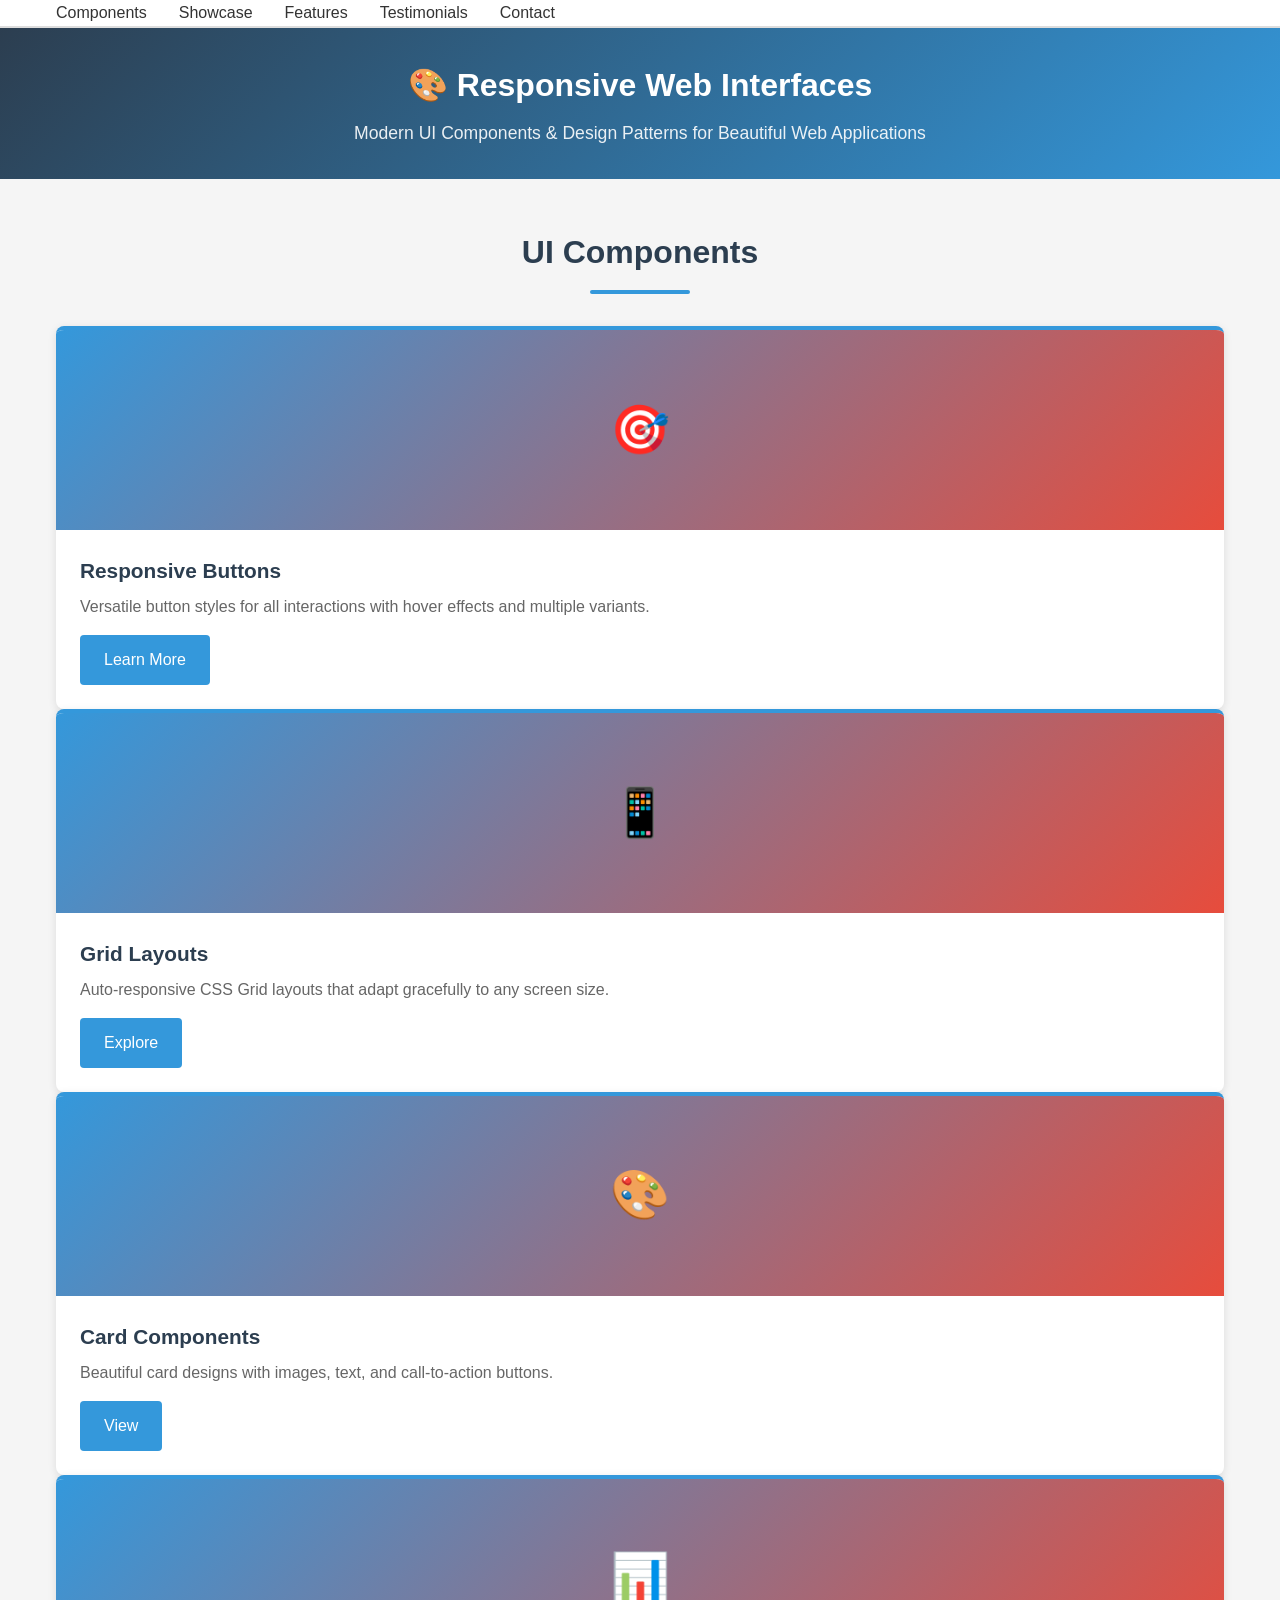
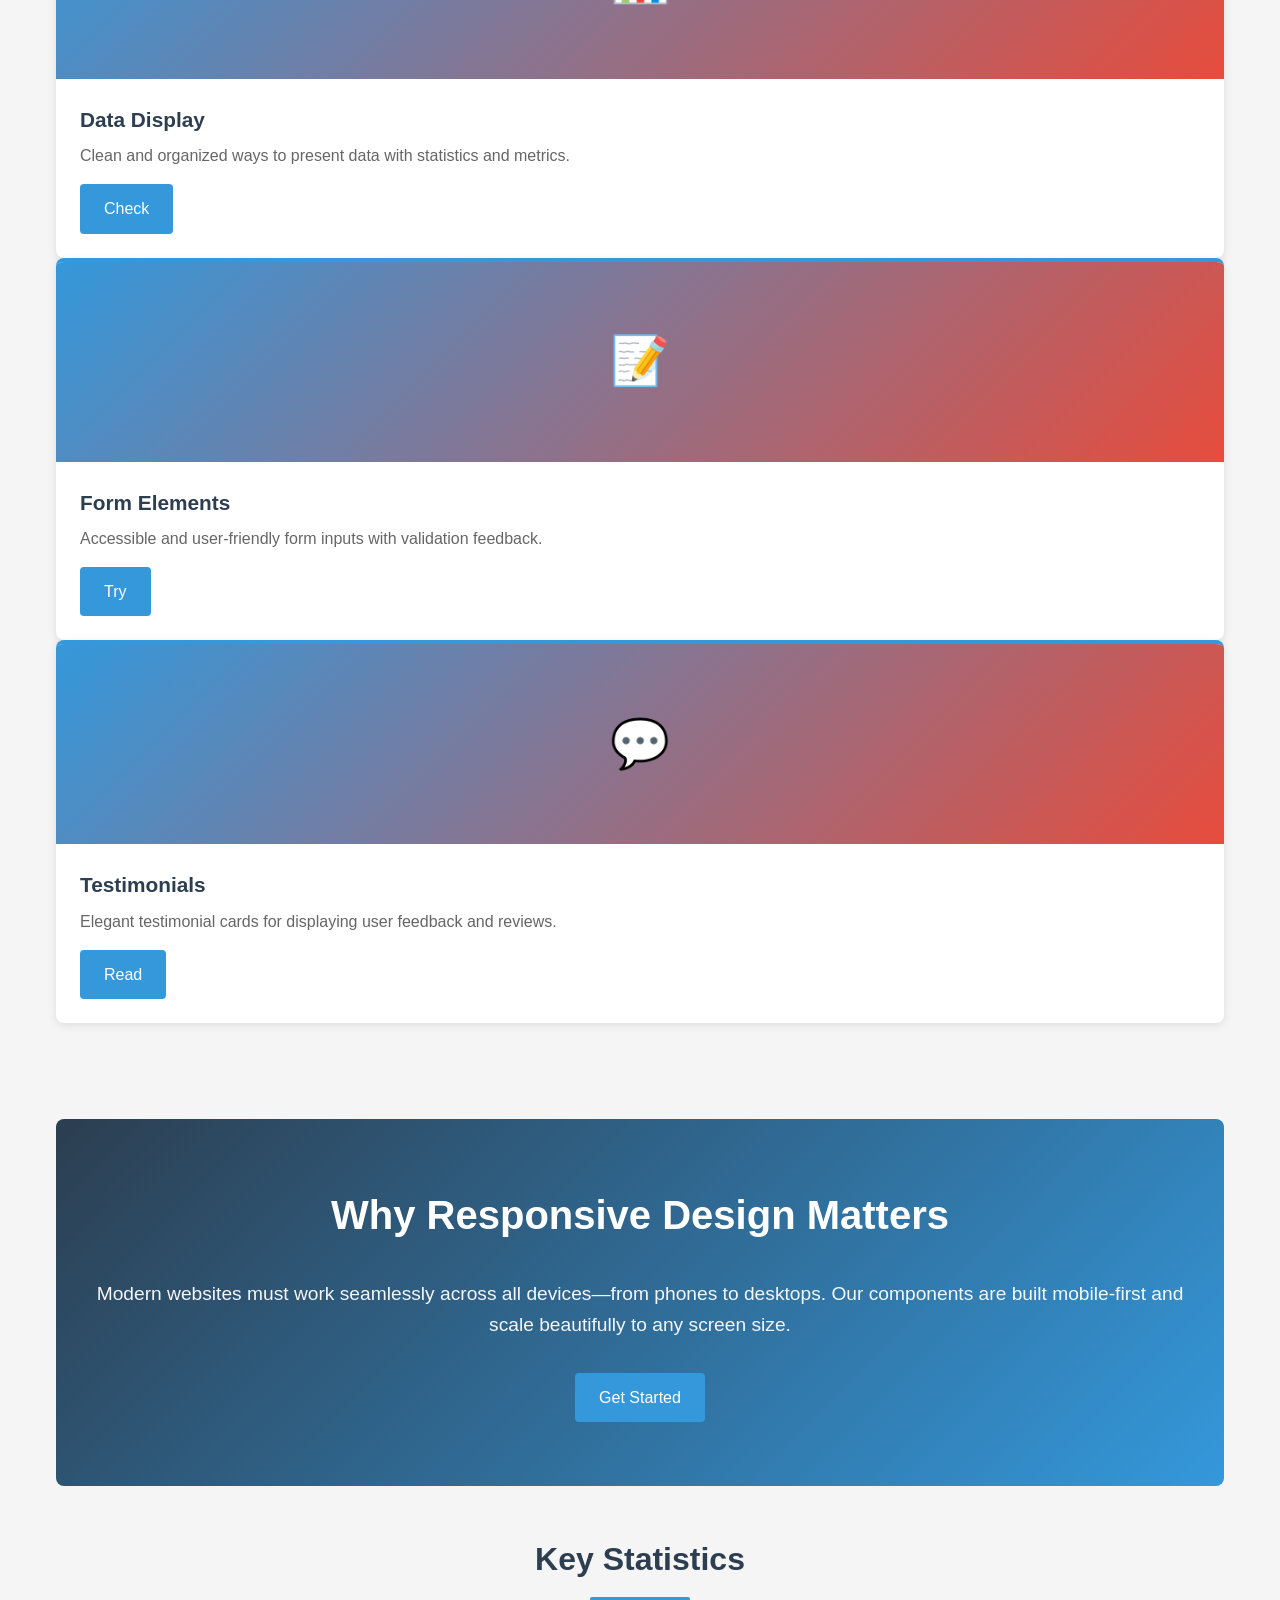
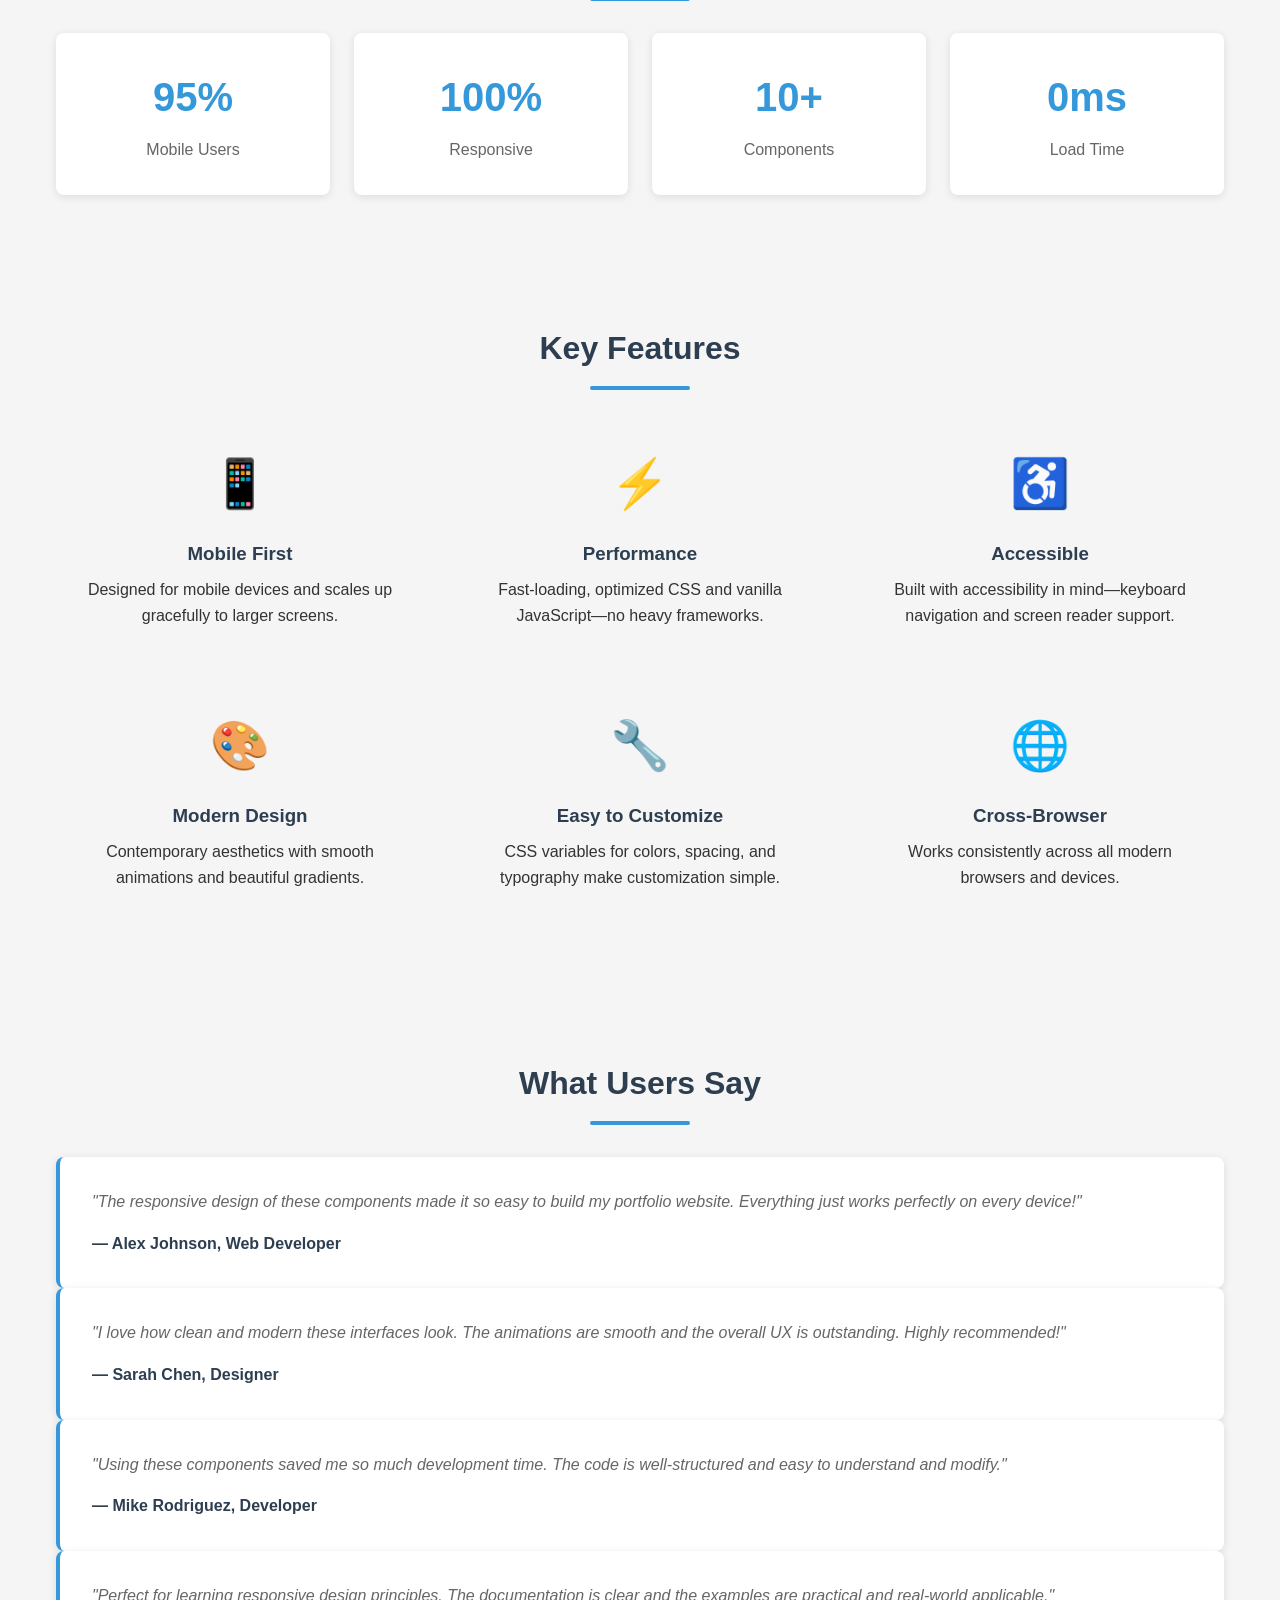
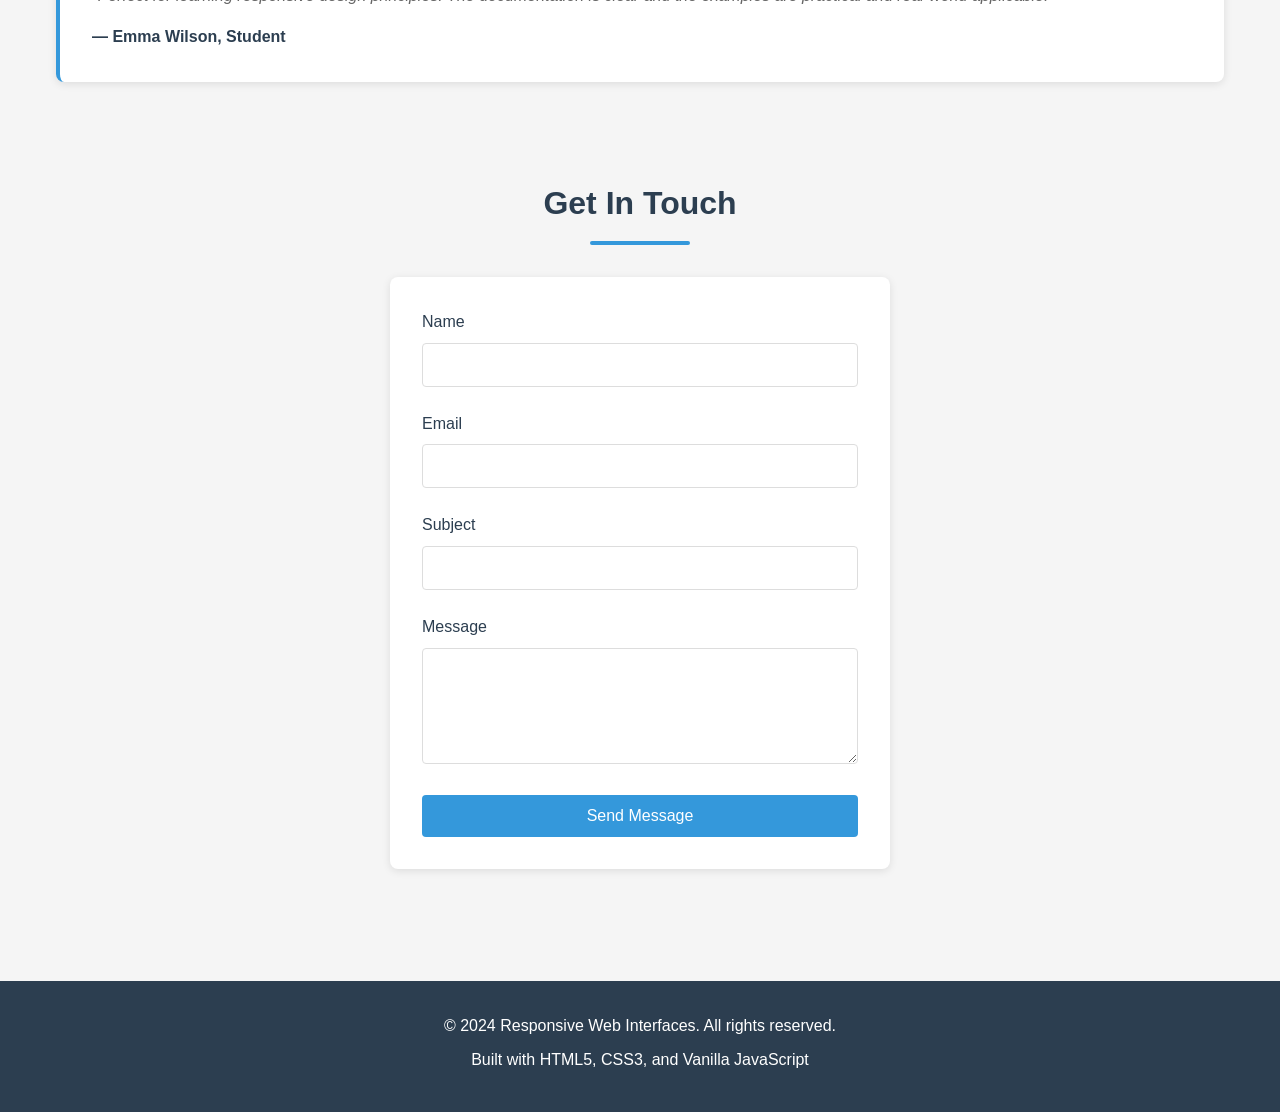
<file: projects/web-interfaces/index.html>
<!DOCTYPE html>
<html lang="en">
<head>
    <meta charset="UTF-8">
    <meta name="viewport" content="width=device-width, initial-scale=1.0">
    <meta name="description" content="Responsive Web Interfaces - Modern UI Components & Patterns">
    <title>Responsive Web Interfaces | Portfolio</title>
    <style>
        :root {
            --primary: #3498db;
            --secondary: #2c3e50;
            --accent: #e74c3c;
            --light: #ecf0f1;
            --text: #333;
            --border: #ddd;
            --spacing: 1rem;
        }

        * {
            margin: 0;
            padding: 0;
            box-sizing: border-box;
        }

        body {
            font-family: -apple-system, BlinkMacSystemFont, 'Segoe UI', Roboto, sans-serif;
            color: var(--text);
            line-height: 1.6;
            background: #f5f5f5;
        }

        .container {
            max-width: 1200px;
            margin: 0 auto;
            padding: 0 var(--spacing);
        }

        /* Header */
        header {
            background: linear-gradient(135deg, var(--secondary), var(--primary));
            color: white;
            padding: 2rem var(--spacing);
            text-align: center;
        }

        header h1 {
            font-size: 2rem;
            margin-bottom: 0.5rem;
        }

        header p {
            opacity: 0.9;
            font-size: 1.1rem;
        }

        /* Navigation */
        nav {
            background: white;
            border-bottom: 2px solid var(--border);
            position: sticky;
            top: 0;
            z-index: 100;
        }

        nav ul {
            list-style: none;
            display: flex;
            gap: 2rem;
            padding: 1rem var(--spacing);
            max-width: 1200px;
            margin: 0 auto;
            flex-wrap: wrap;
        }

        nav a {
            color: var(--text);
            text-decoration: none;
            font-weight: 500;
            transition: color 0.3s;
        }

        nav a:hover {
            color: var(--primary);
        }

        /* Section */
        section {
            padding: 3rem var(--spacing);
            margin: 0 auto;
            max-width: 1200px;
        }

        section h2 {
            font-size: 2rem;
            color: var(--secondary);
            margin-bottom: 2rem;
            text-align: center;
            position: relative;
            padding-bottom: 1rem;
        }

        section h2::after {
            content: '';
            position: absolute;
            bottom: 0;
            left: 50%;
            transform: translateX(-50%);
            width: 100px;
            height: 4px;
            background: var(--primary);
            border-radius: 2px;
        }

        /* Grid Layouts */
        .grid {
            display: grid;
            gap: 2rem;
            grid-template-columns: repeat(auto-fit, minmax(300px, 1fr));
        }

        .grid-2 {
            grid-template-columns: repeat(auto-fit, minmax(350px, 1fr));
        }

        .grid-3 {
            grid-template-columns: repeat(auto-fit, minmax(250px, 1fr));
        }

        /* Cards */
        .card {
            background: white;
            border-radius: 8px;
            overflow: hidden;
            box-shadow: 0 2px 8px rgba(0, 0, 0, 0.1);
            transition: all 0.3s;
            border-top: 4px solid var(--primary);
        }

        .card:hover {
            transform: translateY(-5px);
            box-shadow: 0 8px 16px rgba(0, 0, 0, 0.15);
        }

        .card-image {
            width: 100%;
            height: 200px;
            background: linear-gradient(135deg, var(--primary), var(--accent));
            display: flex;
            align-items: center;
            justify-content: center;
            color: white;
            font-size: 3rem;
        }

        .card-content {
            padding: 1.5rem;
        }

        .card-content h3 {
            color: var(--secondary);
            margin-bottom: 0.5rem;
            font-size: 1.3rem;
        }

        .card-content p {
            color: #666;
            margin-bottom: 1rem;
            line-height: 1.5;
        }

        /* Buttons */
        .btn {
            display: inline-block;
            padding: 0.75rem 1.5rem;
            background: var(--primary);
            color: white;
            text-decoration: none;
            border-radius: 4px;
            border: none;
            cursor: pointer;
            font-weight: 500;
            transition: all 0.3s;
            font-size: 1rem;
        }

        .btn:hover {
            background: #2980b9;
            transform: translateY(-2px);
            box-shadow: 0 4px 8px rgba(0, 0, 0, 0.2);
        }

        .btn-secondary {
            background: var(--secondary);
        }

        .btn-secondary:hover {
            background: #1a252f;
        }

        .btn-outline {
            background: transparent;
            border: 2px solid var(--primary);
            color: var(--primary);
        }

        .btn-outline:hover {
            background: var(--primary);
            color: white;
        }

        /* Features Section */
        .features {
            display: grid;
            gap: 2rem;
            grid-template-columns: repeat(auto-fit, minmax(280px, 1fr));
            margin-bottom: 3rem;
        }

        .feature {
            text-align: center;
            padding: 1.5rem;
        }

        .feature-icon {
            font-size: 3rem;
            margin-bottom: 1rem;
        }

        .feature h3 {
            color: var(--secondary);
            margin-bottom: 0.5rem;
        }

        /* Hero Section */
        .hero {
            background: linear-gradient(135deg, var(--secondary), var(--primary));
            color: white;
            padding: 4rem 2rem;
            text-align: center;
            border-radius: 8px;
            margin-bottom: 3rem;
        }

        .hero h2 {
            font-size: 2.5rem;
            margin-bottom: 1rem;
            color: white;
        }

        .hero h2::after {
            display: none;
        }

        .hero p {
            font-size: 1.2rem;
            opacity: 0.95;
            margin-bottom: 2rem;
        }

        /* Stats */
        .stats {
            display: grid;
            gap: 1.5rem;
            grid-template-columns: repeat(auto-fit, minmax(200px, 1fr));
            margin: 2rem 0;
        }

        .stat-card {
            background: white;
            padding: 2rem;
            text-align: center;
            border-radius: 8px;
            box-shadow: 0 2px 8px rgba(0, 0, 0, 0.1);
        }

        .stat-value {
            font-size: 2.5rem;
            color: var(--primary);
            font-weight: bold;
            margin-bottom: 0.5rem;
        }

        .stat-label {
            color: #666;
            font-size: 1rem;
        }

        /* Forms */
        .form-group {
            margin-bottom: 1.5rem;
        }

        label {
            display: block;
            margin-bottom: 0.5rem;
            font-weight: 500;
            color: var(--secondary);
        }

        input, textarea, select {
            width: 100%;
            padding: 0.75rem;
            border: 1px solid var(--border);
            border-radius: 4px;
            font-family: inherit;
            font-size: 1rem;
            transition: border-color 0.3s;
        }

        input:focus, textarea:focus, select:focus {
            outline: none;
            border-color: var(--primary);
            box-shadow: 0 0 0 3px rgba(52, 152, 219, 0.1);
        }

        .form-container {
            max-width: 500px;
            background: white;
            padding: 2rem;
            border-radius: 8px;
            box-shadow: 0 2px 8px rgba(0, 0, 0, 0.1);
            margin: 0 auto;
        }

        /* Testimonials */
        .testimonial {
            background: white;
            padding: 2rem;
            border-radius: 8px;
            border-left: 4px solid var(--primary);
            box-shadow: 0 2px 8px rgba(0, 0, 0, 0.1);
        }

        .testimonial-text {
            font-style: italic;
            margin-bottom: 1rem;
            color: #666;
            line-height: 1.6;
        }

        .testimonial-author {
            font-weight: 600;
            color: var(--secondary);
        }

        /* Footer */
        footer {
            background: var(--secondary);
            color: white;
            padding: 2rem var(--spacing);
            text-align: center;
            margin-top: 4rem;
        }

        footer p {
            margin-bottom: 0.5rem;
        }

        /* Responsive */
        @media (max-width: 768px) {
            header h1 {
                font-size: 1.5rem;
            }

            nav ul {
                flex-direction: column;
                gap: 0.5rem;
            }

            section {
                padding: 2rem var(--spacing);
            }

            section h2 {
                font-size: 1.5rem;
            }

            .hero {
                padding: 2rem 1rem;
            }

            .hero h2 {
                font-size: 1.8rem;
            }

            .grid, .grid-2, .grid-3 {
                grid-template-columns: 1fr;
            }

            .stats {
                grid-template-columns: repeat(2, 1fr);
            }
        }

        @media (max-width: 480px) {
            header {
                padding: 1rem var(--spacing);
            }

            header h1 {
                font-size: 1.3rem;
            }

            section {
                padding: 1.5rem var(--spacing);
            }

            .card-content {
                padding: 1rem;
            }

            .btn {
                width: 100%;
                text-align: center;
            }

            .stats {
                grid-template-columns: 1fr;
            }

            .feature {
                padding: 1rem;
            }
        }

        /* Animations */
        @keyframes slideIn {
            from {
                opacity: 0;
                transform: translateY(20px);
            }
            to {
                opacity: 1;
                transform: translateY(0);
            }
        }

        .card {
            animation: slideIn 0.5s ease-out;
        }
    </style>
</head>
<body>
    <!-- Navigation -->
    <nav>
        <ul class="container">
            <li><a href="#components">Components</a></li>
            <li><a href="#showcase">Showcase</a></li>
            <li><a href="#features">Features</a></li>
            <li><a href="#testimonials">Testimonials</a></li>
            <li><a href="#contact">Contact</a></li>
        </ul>
    </nav>

    <!-- Header -->
    <header>
        <h1>🎨 Responsive Web Interfaces</h1>
        <p>Modern UI Components & Design Patterns for Beautiful Web Applications</p>
    </header>

    <!-- Components Section -->
    <section id="components">
        <h2>UI Components</h2>
        <div class="grid-3">
            <div class="card">
                <div class="card-image">🎯</div>
                <div class="card-content">
                    <h3>Responsive Buttons</h3>
                    <p>Versatile button styles for all interactions with hover effects and multiple variants.</p>
                    <a href="#" class="btn">Learn More</a>
                </div>
            </div>

            <div class="card">
                <div class="card-image">📱</div>
                <div class="card-content">
                    <h3>Grid Layouts</h3>
                    <p>Auto-responsive CSS Grid layouts that adapt gracefully to any screen size.</p>
                    <a href="#" class="btn">Explore</a>
                </div>
            </div>

            <div class="card">
                <div class="card-image">🎨</div>
                <div class="card-content">
                    <h3>Card Components</h3>
                    <p>Beautiful card designs with images, text, and call-to-action buttons.</p>
                    <a href="#" class="btn">View</a>
                </div>
            </div>

            <div class="card">
                <div class="card-image">📊</div>
                <div class="card-content">
                    <h3>Data Display</h3>
                    <p>Clean and organized ways to present data with statistics and metrics.</p>
                    <a href="#" class="btn">Check</a>
                </div>
            </div>

            <div class="card">
                <div class="card-image">📝</div>
                <div class="card-content">
                    <h3>Form Elements</h3>
                    <p>Accessible and user-friendly form inputs with validation feedback.</p>
                    <a href="#" class="btn">Try</a>
                </div>
            </div>

            <div class="card">
                <div class="card-image">💬</div>
                <div class="card-content">
                    <h3>Testimonials</h3>
                    <p>Elegant testimonial cards for displaying user feedback and reviews.</p>
                    <a href="#" class="btn">Read</a>
                </div>
            </div>
        </div>
    </section>

    <!-- Showcase Section -->
    <section id="showcase">
        <div class="hero">
            <h2>Why Responsive Design Matters</h2>
            <p>Modern websites must work seamlessly across all devices—from phones to desktops. Our components are built mobile-first and scale beautifully to any screen size.</p>
            <a href="#" class="btn">Get Started</a>
        </div>

        <h2>Key Statistics</h2>
        <div class="stats">
            <div class="stat-card">
                <div class="stat-value">95%</div>
                <div class="stat-label">Mobile Users</div>
            </div>
            <div class="stat-card">
                <div class="stat-value">100%</div>
                <div class="stat-label">Responsive</div>
            </div>
            <div class="stat-card">
                <div class="stat-value">10+</div>
                <div class="stat-label">Components</div>
            </div>
            <div class="stat-card">
                <div class="stat-value">0ms</div>
                <div class="stat-label">Load Time</div>
            </div>
        </div>
    </section>

    <!-- Features Section -->
    <section id="features">
        <h2>Key Features</h2>
        <div class="features">
            <div class="feature">
                <div class="feature-icon">📱</div>
                <h3>Mobile First</h3>
                <p>Designed for mobile devices and scales up gracefully to larger screens.</p>
            </div>
            <div class="feature">
                <div class="feature-icon">⚡</div>
                <h3>Performance</h3>
                <p>Fast-loading, optimized CSS and vanilla JavaScript—no heavy frameworks.</p>
            </div>
            <div class="feature">
                <div class="feature-icon">♿</div>
                <h3>Accessible</h3>
                <p>Built with accessibility in mind—keyboard navigation and screen reader support.</p>
            </div>
            <div class="feature">
                <div class="feature-icon">🎨</div>
                <h3>Modern Design</h3>
                <p>Contemporary aesthetics with smooth animations and beautiful gradients.</p>
            </div>
            <div class="feature">
                <div class="feature-icon">🔧</div>
                <h3>Easy to Customize</h3>
                <p>CSS variables for colors, spacing, and typography make customization simple.</p>
            </div>
            <div class="feature">
                <div class="feature-icon">🌐</div>
                <h3>Cross-Browser</h3>
                <p>Works consistently across all modern browsers and devices.</p>
            </div>
        </div>
    </section>

    <!-- Testimonials Section -->
    <section id="testimonials">
        <h2>What Users Say</h2>
        <div class="grid-2">
            <div class="testimonial">
                <div class="testimonial-text">
                    "The responsive design of these components made it so easy to build my portfolio website. Everything just works perfectly on every device!"
                </div>
                <div class="testimonial-author">— Alex Johnson, Web Developer</div>
            </div>

            <div class="testimonial">
                <div class="testimonial-text">
                    "I love how clean and modern these interfaces look. The animations are smooth and the overall UX is outstanding. Highly recommended!"
                </div>
                <div class="testimonial-author">— Sarah Chen, Designer</div>
            </div>

            <div class="testimonial">
                <div class="testimonial-text">
                    "Using these components saved me so much development time. The code is well-structured and easy to understand and modify."
                </div>
                <div class="testimonial-author">— Mike Rodriguez, Developer</div>
            </div>

            <div class="testimonial">
                <div class="testimonial-text">
                    "Perfect for learning responsive design principles. The documentation is clear and the examples are practical and real-world applicable."
                </div>
                <div class="testimonial-author">— Emma Wilson, Student</div>
            </div>
        </div>
    </section>

    <!-- Contact Section -->
    <section id="contact">
        <h2>Get In Touch</h2>
        <div class="form-container">
            <form onsubmit="return handleSubmit(event)">
                <div class="form-group">
                    <label for="name">Name</label>
                    <input type="text" id="name" name="name" required>
                </div>
                <div class="form-group">
                    <label for="email">Email</label>
                    <input type="email" id="email" name="email" required>
                </div>
                <div class="form-group">
                    <label for="subject">Subject</label>
                    <input type="text" id="subject" name="subject" required>
                </div>
                <div class="form-group">
                    <label for="message">Message</label>
                    <textarea id="message" name="message" rows="5" required></textarea>
                </div>
                <button type="submit" class="btn" style="width: 100%; text-align: center;">Send Message</button>
            </form>
        </div>
    </section>

    <!-- Footer -->
    <footer>
        <p>&copy; 2024 Responsive Web Interfaces. All rights reserved.</p>
        <p>Built with HTML5, CSS3, and Vanilla JavaScript</p>
    </footer>

    <script>
        function handleSubmit(event) {
            event.preventDefault();
            alert('Thank you for your message! This is a demo form.');
            event.target.reset();
            return false;
        }

        // Add scroll animation
        const cards = document.querySelectorAll('.card, .testimonial');
        const observer = new IntersectionObserver((entries) => {
            entries.forEach(entry => {
                if (entry.isIntersecting) {
                    entry.target.style.opacity = '1';
                }
            });
        });

        cards.forEach(card => observer.observe(card));
    </script>
</body>
</html>
</file>
<file: styles.css>
/* ========================================
   CSS Variables & Design System
   ======================================== */
:root {
    /* Colors - Professional Palette */
    --primary-color: #2c3e50;
    --secondary-color: #3498db;
    --accent-color: #e74c3c;
    --text-dark: #1a1a1a;
    --text-light: #555555;
    --text-lighter: #888888;
    --bg-light: #f8f9fa;
    --bg-lighter: #ffffff;
    --border-color: #e0e0e0;
    --border-subtle: #f0f0f0;
    
    /* Gradients */
    --gradient-primary: linear-gradient(135deg, #2c3e50 0%, #34495e 100%);
    --gradient-accent: linear-gradient(135deg, #3498db 0%, #2980b9 100%);
    
    /* Typography */
    --font-primary: -apple-system, BlinkMacSystemFont, 'Segoe UI', 'Roboto', 'Oxygen', 'Ubuntu', 'Cantarell', sans-serif;
    --font-mono: 'Monaco', 'Menlo', 'Ubuntu Mono', monospace;
    --font-size-xs: 0.75rem;
    --font-size-sm: 0.875rem;
    --font-size-base: 1rem;
    --font-size-lg: 1.125rem;
    --font-size-xl: 1.25rem;
    --font-size-2xl: 1.5rem;
    --font-size-3xl: 1.875rem;
    --font-size-4xl: 2.25rem;
    --font-weight-normal: 400;
    --font-weight-medium: 500;
    --font-weight-semibold: 600;
    --font-weight-bold: 700;
    --line-height-tight: 1.2;
    --line-height-normal: 1.5;
    --line-height-relaxed: 1.75;
    
    /* Spacing */
    --spacing-xs: 0.25rem;
    --spacing-sm: 0.5rem;
    --spacing-md: 1rem;
    --spacing-lg: 1.5rem;
    --spacing-xl: 2rem;
    --spacing-2xl: 2.5rem;
    --spacing-3xl: 3rem;
    --spacing-4xl: 4rem;
    
    /* Border Radius */
    --radius-sm: 0.375rem;
    --radius-md: 0.5rem;
    --radius-lg: 0.75rem;
    --radius-xl: 1rem;
    --radius-full: 9999px;
    
    /* Shadows */
    --shadow-sm: 0 1px 2px 0 rgba(0, 0, 0, 0.05);
    --shadow-md: 0 4px 6px -1px rgba(0, 0, 0, 0.1), 0 2px 4px -1px rgba(0, 0, 0, 0.06);
    --shadow-lg: 0 10px 15px -3px rgba(0, 0, 0, 0.1), 0 4px 6px -2px rgba(0, 0, 0, 0.05);
    --shadow-xl: 0 20px 25px -5px rgba(0, 0, 0, 0.1), 0 10px 10px -5px rgba(0, 0, 0, 0.04);
    --shadow-focus: 0 0 0 3px rgba(52, 152, 219, 0.1);
    
    /* Transitions */
    --transition-fast: 150ms ease-in-out;
    --transition-base: 300ms ease-in-out;
    --transition-slow: 500ms ease-in-out;
    
    /* Breakpoints */
    --breakpoint-sm: 640px;
    --breakpoint-md: 768px;
    --breakpoint-lg: 1024px;
    --breakpoint-xl: 1280px;
    --breakpoint-2xl: 1536px;
}

/* Respect prefers-reduced-motion */
@media (prefers-reduced-motion: reduce) {
    * {
        animation-duration: 0.01ms !important;
        animation-iteration-count: 1 !important;
        transition-duration: 0.01ms !important;
        scroll-behavior: auto !important;
    }
}

/* ========================================
   Global Styles
   ======================================== */
* {
    margin: 0;
    padding: 0;
    box-sizing: border-box;
}

html {
    scroll-behavior: smooth;
    font-size: 16px;
}

body {
    font-family: var(--font-primary);
    background-color: var(--bg-light);
    color: var(--text-dark);
    line-height: var(--line-height-normal);
    -webkit-font-smoothing: antialiased;
    -moz-osx-font-smoothing: grayscale;
}

/* Selection */
::selection {
    background-color: var(--secondary-color);
    color: var(--bg-lighter);
}

/* ========================================
   Utility Classes
   ======================================== */
.container {
    max-width: 1200px;
    margin: 0 auto;
    padding: 0 var(--spacing-md);
}

@media (min-width: 768px) {
    .container {
        padding: 0 var(--spacing-xl);
    }
}

/* ========================================
   Navigation
   ======================================== */
.navbar {
    position: sticky;
    top: 0;
    background-color: var(--bg-lighter);
    border-bottom: 1px solid var(--border-color);
    box-shadow: var(--shadow-sm);
    z-index: 1000;
    transition: box-shadow var(--transition-base);
}

.navbar-container {
    max-width: 1200px;
    margin: 0 auto;
    padding: var(--spacing-md);
    display: flex;
    justify-content: space-between;
    align-items: center;
}

.navbar-logo {
    font-size: var(--font-size-xl);
    font-weight: var(--font-weight-bold);
}

.navbar-logo a {
    color: var(--primary-color);
    text-decoration: none;
    transition: color var(--transition-base);
    display: inline-block;
    width: 2.5rem;
    height: 2.5rem;
    border-radius: var(--radius-md);
    background: var(--gradient-accent);
    color: var(--bg-lighter);
    display: flex;
    align-items: center;
    justify-content: center;
    font-size: var(--font-size-lg);
}

.navbar-logo a:hover {
    transform: translateY(-2px);
    box-shadow: var(--shadow-md);
}

.nav-menu {
    display: none;
    list-style: none;
    gap: var(--spacing-md);
}

@media (min-width: 768px) {
    .nav-menu {
        display: flex;
        gap: var(--spacing-xl);
        align-items: center;
    }
}

.nav-link {
    color: var(--text-light);
    text-decoration: none;
    font-weight: var(--font-weight-medium);
    transition: color var(--transition-base);
    padding: var(--spacing-sm) var(--spacing-md);
    border-radius: var(--radius-sm);
    position: relative;
}

.nav-link:hover {
    color: var(--secondary-color);
}

.nav-link::after {
    content: '';
    position: absolute;
    bottom: 0;
    left: var(--spacing-md);
    right: var(--spacing-md);
    height: 2px;
    background: var(--secondary-color);
    transform: scaleX(0);
    transition: transform var(--transition-fast);
    transform-origin: right;
}

.nav-link:hover::after {
    transform: scaleX(1);
    transform-origin: left;
}

.cta-link {
    background: var(--secondary-color);
    color: var(--bg-lighter) !important;
    padding: var(--spacing-sm) var(--spacing-lg) !important;
    border-radius: var(--radius-md);
    transition: all var(--transition-base);
}

.cta-link:hover {
    background: #2980b9;
    box-shadow: var(--shadow-md);
    transform: translateY(-2px);
}

.cta-link::after {
    display: none;
}

/* Mobile Menu Toggle */
.nav-toggle {
    display: flex;
    flex-direction: column;
    gap: var(--spacing-sm);
    background: none;
    border: none;
    cursor: pointer;
    padding: var(--spacing-sm);
    margin-right: calc(-1 * var(--spacing-sm));
}

@media (min-width: 768px) {
    .nav-toggle {
        display: none;
    }
}

.nav-toggle span {
    width: 1.5rem;
    height: 2px;
    background: var(--text-dark);
    border-radius: var(--radius-full);
    transition: all var(--transition-base);
}

.nav-toggle[aria-expanded="true"] span:nth-child(1) {
    transform: rotate(45deg) translate(10px, 10px);
}

.nav-toggle[aria-expanded="true"] span:nth-child(2) {
    opacity: 0;
}

.nav-toggle[aria-expanded="true"] span:nth-child(3) {
    transform: rotate(-45deg) translate(7px, -7px);
}

.nav-toggle[aria-expanded="true"] + .nav-menu {
    display: flex;
    flex-direction: column;
    position: absolute;
    top: 100%;
    left: 0;
    right: 0;
    background: var(--bg-lighter);
    border-bottom: 1px solid var(--border-color);
    padding: var(--spacing-lg) var(--spacing-md);
    gap: var(--spacing-md);
    box-shadow: var(--shadow-lg);
}

/* ========================================
   Buttons
   ======================================== */
.btn {
    display: inline-block;
    padding: var(--spacing-md) var(--spacing-xl);
    border-radius: var(--radius-md);
    font-size: var(--font-size-base);
    font-weight: var(--font-weight-medium);
    text-decoration: none;
    border: 2px solid transparent;
    cursor: pointer;
    transition: all var(--transition-base);
    text-align: center;
    line-height: var(--line-height-tight);
    display: inline-flex;
    align-items: center;
    justify-content: center;
    gap: var(--spacing-sm);
}

.btn:focus-visible {
    outline: none;
    box-shadow: var(--shadow-focus);
}

.btn-primary {
    background: var(--gradient-accent);
    color: var(--bg-lighter);
    border-color: var(--secondary-color);
}

.btn-primary:hover {
    transform: translateY(-2px);
    box-shadow: var(--shadow-lg);
    background: linear-gradient(135deg, #3498db 0%, #2874a6 100%);
}

.btn-primary:active {
    transform: translateY(0);
}

.btn-secondary {
    background: transparent;
    color: var(--secondary-color);
    border-color: var(--secondary-color);
}

.btn-secondary:hover {
    background: var(--secondary-color);
    color: var(--bg-lighter);
    transform: translateY(-2px);
    box-shadow: var(--shadow-lg);
}

/* ========================================
   Hero Section
   ======================================== */
.hero {
    background: var(--gradient-primary);
    color: var(--bg-lighter);
    padding: var(--spacing-4xl) var(--spacing-md);
    min-height: 100vh;
    display: flex;
    align-items: center;
    justify-content: center;
    position: relative;
    overflow: hidden;
}

@media (min-width: 768px) {
    .hero {
        padding: var(--spacing-4xl) var(--spacing-xl);
    }
}

.hero::before {
    content: '';
    position: absolute;
    top: 0;
    right: 0;
    width: 500px;
    height: 500px;
    background: radial-gradient(circle, rgba(52, 152, 219, 0.1) 0%, transparent 70%);
    pointer-events: none;
}

.hero-content {
    max-width: 1200px;
    width: 100%;
    display: grid;
    grid-template-columns: 1fr;
    gap: var(--spacing-4xl);
    align-items: center;
    position: relative;
    z-index: 1;
}

@media (min-width: 1024px) {
    .hero-content {
        grid-template-columns: 1fr 1fr;
    }
}

.hero-text {
    display: flex;
    flex-direction: column;
    gap: var(--spacing-lg);
}

.hero-title {
    font-size: var(--font-size-4xl);
    font-weight: var(--font-weight-bold);
    line-height: var(--line-height-tight);
}

@media (min-width: 768px) {
    .hero-title {
        font-size: 3.5rem;
    }
}

.hero-subtitle {
    font-size: var(--font-size-2xl);
    font-weight: var(--font-weight-medium);
    opacity: 0.95;
}

.hero-description {
    font-size: var(--font-size-lg);
    line-height: var(--line-height-relaxed);
    opacity: 0.9;
    max-width: 90%;
}

.hero-ctas {
    display: flex;
    flex-direction: column;
    gap: var(--spacing-md);
    margin-top: var(--spacing-md);
}

@media (min-width: 640px) {
    .hero-ctas {
        flex-direction: row;
    }
}

.hero-meta {
    display: grid;
    grid-template-columns: repeat(auto-fit, minmax(150px, 1fr));
    gap: var(--spacing-lg);
    margin-top: var(--spacing-xl);
    padding-top: var(--spacing-xl);
    border-top: 1px solid rgba(255, 255, 255, 0.2);
}

.meta-item {
    display: flex;
    flex-direction: column;
    gap: var(--spacing-sm);
}

.meta-label {
    font-size: var(--font-size-xs);
    text-transform: uppercase;
    letter-spacing: 1px;
    opacity: 0.7;
    font-weight: var(--font-weight-semibold);
}

.meta-value {
    font-size: var(--font-size-base);
    font-weight: var(--font-weight-medium);
}

.hero-social {
    display: flex;
    gap: var(--spacing-lg);
    flex-wrap: wrap;
}

.social-link {
    width: 2.5rem;
    height: 2.5rem;
    border-radius: var(--radius-full);
    background: rgba(255, 255, 255, 0.1);
    display: flex;
    align-items: center;
    justify-content: center;
    color: var(--bg-lighter);
    transition: all var(--transition-base);
    border: 2px solid rgba(255, 255, 255, 0.2);
}

.social-link:hover {
    background: var(--bg-lighter);
    color: var(--primary-color);
    transform: translateY(-3px);
    box-shadow: var(--shadow-lg);
}

.social-link:focus-visible {
    outline: none;
    box-shadow: var(--shadow-focus);
}

.social-link svg {
    width: 1.25rem;
    height: 1.25rem;
}

/* ========================================
   Section Styles
   ======================================== */
section {
    padding: var(--spacing-4xl) var(--spacing-md);
}

@media (min-width: 768px) {
    section {
        padding: var(--spacing-4xl) var(--spacing-xl);
    }
}

section h2 {
    font-size: var(--font-size-3xl);
    font-weight: var(--font-weight-bold);
    margin-bottom: var(--spacing-3xl);
    text-align: center;
    color: var(--primary-color);
    position: relative;
    display: inline-block;
    width: 100%;
}

section h2::after {
    content: '';
    position: absolute;
    bottom: -var(--spacing-md);
    left: 50%;
    transform: translateX(-50%);
    width: 80px;
    height: 4px;
    background: var(--gradient-accent);
    border-radius: var(--radius-full);
}

/* ========================================
   About Section
   ======================================== */
.about {
    background: var(--bg-lighter);
}

.about-content {
    display: grid;
    grid-template-columns: 1fr;
    gap: var(--spacing-3xl);
    margin-top: var(--spacing-3xl);
}

@media (min-width: 768px) {
    .about-content {
        grid-template-columns: 1fr 1fr;
    }
}

.about-text {
    display: flex;
    flex-direction: column;
    gap: var(--spacing-lg);
}

.about-intro {
    font-size: var(--font-size-lg);
    font-weight: var(--font-weight-medium);
    color: var(--secondary-color);
    line-height: var(--line-height-relaxed);
}

.about-details {
    color: var(--text-light);
    line-height: var(--line-height-relaxed);
    font-size: var(--font-size-base);
}

.about-highlights {
    display: grid;
    grid-template-columns: 1fr;
    gap: var(--spacing-lg);
}

@media (min-width: 768px) {
    .about-highlights {
        grid-template-columns: 1fr 1fr;
    }
}

.highlight-card {
    padding: var(--spacing-lg);
    background: var(--bg-light);
    border-radius: var(--radius-lg);
    border-left: 4px solid var(--secondary-color);
    transition: all var(--transition-base);
    cursor: default;
}

.highlight-card:hover {
    transform: translateY(-4px);
    box-shadow: var(--shadow-lg);
    background: var(--bg-lighter);
}

.highlight-card h3 {
    font-size: var(--font-size-lg);
    font-weight: var(--font-weight-semibold);
    color: var(--primary-color);
    margin-bottom: var(--spacing-sm);
}

.highlight-card p {
    color: var(--text-light);
    font-size: var(--font-size-sm);
    line-height: var(--line-height-relaxed);
}

/* ========================================
   Skills Section
   ======================================== */
.skills {
    background: var(--bg-light);
}

.skills-grid {
    display: grid;
    grid-template-columns: repeat(auto-fit, minmax(250px, 1fr));
    gap: var(--spacing-2xl);
    margin-top: var(--spacing-3xl);
}

@media (min-width: 768px) {
    .skills-grid {
        grid-template-columns: repeat(2, 1fr);
    }
}

@media (min-width: 1024px) {
    .skills-grid {
        grid-template-columns: repeat(4, 1fr);
    }
}

.skill-category {
    background: var(--bg-lighter);
    padding: var(--spacing-xl);
    border-radius: var(--radius-lg);
    box-shadow: var(--shadow-sm);
    transition: all var(--transition-base);
    border: 1px solid var(--border-subtle);
}

.skill-category:hover {
    box-shadow: var(--shadow-md);
    transform: translateY(-2px);
}

.skill-category h3 {
    font-size: var(--font-size-lg);
    font-weight: var(--font-weight-semibold);
    color: var(--primary-color);
    margin-bottom: var(--spacing-lg);
    display: flex;
    align-items: center;
    gap: var(--spacing-md);
}

.skill-category h3::before {
    content: '';
    width: 4px;
    height: 1.5rem;
    background: var(--gradient-accent);
    border-radius: var(--radius-full);
}

.skill-list {
    list-style: none;
    display: flex;
    flex-direction: column;
    gap: var(--spacing-md);
}

.skill-list li {
    color: var(--text-light);
    font-size: var(--font-size-sm);
    padding-left: var(--spacing-lg);
    position: relative;
    transition: all var(--transition-fast);
}

.skill-list li::before {
    content: '▸';
    position: absolute;
    left: 0;
    color: var(--secondary-color);
    font-weight: var(--font-weight-bold);
    font-size: var(--font-size-lg);
}

.skill-list li:hover {
    color: var(--secondary-color);
    padding-left: calc(var(--spacing-lg) + var(--spacing-md));
}

.skills-extra {
    display: grid;
    grid-template-columns: repeat(auto-fit, minmax(200px, 1fr));
    gap: var(--spacing-xl);
    margin-top: var(--spacing-3xl);
    padding-top: var(--spacing-3xl);
    border-top: 2px solid var(--border-subtle);
}

.extra-item {
    text-align: center;
}

.extra-label {
    font-size: var(--font-size-xs);
    text-transform: uppercase;
    letter-spacing: 1px;
    color: var(--text-lighter);
    font-weight: var(--font-weight-semibold);
    display: block;
    margin-bottom: var(--spacing-sm);
}

.extra-item p {
    font-size: var(--font-size-lg);
    font-weight: var(--font-weight-medium);
    color: var(--primary-color);
}

/* ========================================
   Projects Section
   ======================================== */
.projects {
    background: var(--bg-lighter);
}

.projects-grid {
    display: grid;
    grid-template-columns: 1fr;
    gap: var(--spacing-2xl);
    margin-top: var(--spacing-3xl);
}

@media (min-width: 768px) {
    .projects-grid {
        grid-template-columns: repeat(2, 1fr);
           grid-template-columns: repeat(2, 1fr);
}

@media (min-width: 1280px) {
    .projects-grid {
        grid-template-columns: repeat(3, 1fr);
    }
}

.project-card {
    background: var(--bg-light);
    border-radius: var(--radius-lg);
    overflow: hidden;
    box-shadow: var(--shadow-md);
    transition: all var(--transition-base);
    display: flex;
    flex-direction: column;
    border: 1px solid var(--border-subtle);
}

.project-card:hover {
    transform: translateY(-8px);
    box-shadow: var(--shadow-xl);
}

.project-header {
    padding: var(--spacing-xl);
    background: var(--gradient-primary);
    color: var(--bg-lighter);
}

.project-header h3 {
    font-size: var(--font-size-xl);
    font-weight: var(--font-weight-semibold);
    margin-bottom: var(--spacing-sm);
}

.project-subtitle {
    font-size: var(--font-size-sm);
    opacity: 0.85;
    font-weight: var(--font-weight-medium);
}

.project-body {
    padding: var(--spacing-xl);
    flex: 1;
}

.project-description {
    color: var(--text-light);
    margin-bottom: var(--spacing-lg);
    line-height: var(--line-height-relaxed);
}

.project-features {
    margin-bottom: var(--spacing-lg);
}

.project-features h4 {
    font-size: var(--font-size-base);
    font-weight: var(--font-weight-semibold);
    color: var(--primary-color);
    margin-bottom: var(--spacing-md);
}

.project-features ul {
    list-style: none;
    display: flex;
    flex-direction: column;
    gap: var(--spacing-sm);
}

.project-features li {
    color: var(--text-light);
    font-size: var(--font-size-sm);
    padding-left: var(--spacing-lg);
    position: relative;
}

.project-features li::before {
    content: '✓';
    position: absolute;
    left: 0;
    color: var(--secondary-color);
    font-weight: var(--font-weight-bold);
}

.project-footer {
    padding: var(--spacing-lg) var(--spacing-xl);
    background: var(--bg-lighter);
    border-top: 1px solid var(--border-subtle);
}

.tech-tags {
    display: flex;
    flex-wrap: wrap;
    gap: var(--spacing-md);
}

.tech-tag {
    display: inline-block;
    background: var(--secondary-color);
    color: var(--bg-lighter);
    padding: var(--spacing-sm) var(--spacing-md);
    border-radius: var(--radius-full);
    font-size: var(--font-size-xs);
    font-weight: var(--font-weight-medium);
    text-transform: uppercase;
    letter-spacing: 0.5px;
    transition: all var(--transition-base);
}

.tech-tag:hover {
    background: #2980b9;
    transform: scale(1.05);
}

/* ========================================
   Education Section
   ======================================== */
.education {
    background: var(--bg-light);
}

.education-timeline {
    max-width: 800px;
    margin: var(--spacing-3xl) auto 0;
    position: relative;
}

@media (min-width: 768px) {
    .education-timeline::before {
        content: '';
        position: absolute;
        left: 50%;
        transform: translateX(-50%);
        top: 0;
        bottom: 0;
        width: 2px;
        background: var(--gradient-accent);
    }
}

.education-card {
    margin-bottom: var(--spacing-2xl);
    position: relative;
    padding-left: var(--spacing-xl);
}

@media (min-width: 768px) {
    .education-card {
        display: grid;
        grid-template-columns: 1fr 1fr;
        gap: var(--spacing-2xl);
        padding-left: 0;
    }

    .education-card:nth-child(even) {
        direction: rtl;
    }

    .education-card:nth-child(even) .education-content {
        direction: ltr;
    }
}

.education-marker {
    position: absolute;
    left: -var(--spacing-md);
    top: var(--spacing-md);
    width: 2rem;
    height: 2rem;
    background: var(--secondary-color);
    border-radius: var(--radius-full);
    border: 4px solid var(--bg-light);
    box-shadow: 0 0 0 2px var(--secondary-color);
}

@media (min-width: 768px) {
    .education-marker {
        left: 50%;
        transform: translateX(-50%);
    }
}

.education-content {
    background: var(--bg-lighter);
    padding: var(--spacing-xl);
    border-radius: var(--radius-lg);
    box-shadow: var(--shadow-md);
    transition: all var(--transition-base);
    border-left: 4px solid var(--secondary-color);
}

.education-content:hover {
    transform: translateY(-4px);
    box-shadow: var(--shadow-lg);
}

.education-content h3 {
    font-size: var(--font-size-lg);
    font-weight: var(--font-weight-semibold);
    color: var(--primary-color);
    margin-bottom: var(--spacing-sm);
}

.education-institution {
    font-size: var(--font-size-sm);
    color: var(--secondary-color);
    font-weight: var(--font-weight-medium);
    margin-bottom: var(--spacing-sm);
}

.education-school {
    font-size: var(--font-size-sm);
    color: var(--text-light);
    margin-bottom: var(--spacing-sm);
}

.education-period {
    font-size: var(--font-size-sm);
    color: var(--text-lighter);
    margin-bottom: var(--spacing-sm);
}

.education-status {
    font-size: var(--font-size-sm);
    color: var(--text-light);
}

/* ========================================
   Certifications Section
   ======================================== */
.certifications {
    background: var(--bg-lighter);
}

.cert-content {
    display: grid;
    grid-template-columns: 1fr;
    gap: var(--spacing-3xl);
    margin-top: var(--spacing-3xl);
}

@media (min-width: 768px) {
    .cert-content {
        grid-template-columns: 1fr 1fr;
    }
}

.cert-column h3 {
    font-size: var(--font-size-xl);
    font-weight: var(--font-weight-semibold);
    color: var(--primary-color);
    margin-bottom: var(--spacing-lg);
    display: flex;
    align-items: center;
    gap: var(--spacing-md);
}

.cert-column h3::before {
    content: '';
    width: 4px;
    height: 1.5rem;
    background: var(--gradient-accent);
    border-radius: var(--radius-full);
}

.cert-list {
    list-style: none;
    display: flex;
    flex-direction: column;
    gap: var(--spacing-lg);
}

.cert-list li {
    display: flex;
    align-items: flex-start;
    gap: var(--spacing-md);
    color: var(--text-light);
    line-height: var(--line-height-relaxed);
    padding: var(--spacing-md);
    background: var(--bg-light);
    border-radius: var(--radius-md);
    transition: all var(--transition-base);
    border-left: 2px solid var(--border-color);
}

.cert-list li:hover {
    background: var(--bg-lighter);
    border-left-color: var(--secondary-color);
    transform: translateX(4px);
}

.cert-icon {
    font-size: var(--font-size-lg);
    font-weight: var(--font-weight-bold);
    color: var(--secondary-color);
    flex-shrink: 0;
    min-width: 1.5rem;
}

/* ========================================
   Interests Section
   ======================================== */
.interests {
    background: var(--bg-light);
}

.interests-grid {
    display: grid;
    grid-template-columns: repeat(auto-fit, minmax(250px, 1fr));
    gap: var(--spacing-2xl);
    margin-top: var(--spacing-3xl);
}

.interest-item {
    background: var(--bg-lighter);
    padding: var(--spacing-xl);
    border-radius: var(--radius-lg);
    text-align: center;
    box-shadow: var(--shadow-sm);
    transition: all var(--transition-base);
    border: 1px solid var(--border-subtle);
}

.interest-item:hover {
    transform: translateY(-6px);
    box-shadow: var(--shadow-lg);
    background: var(--gradient-accent);
    color: var(--bg-lighter);
}

.interest-item h3 {
    font-size: var(--font-size-lg);
    font-weight: var(--font-weight-semibold);
    color: var(--primary-color);
    margin-bottom: var(--spacing-md);
}

.interest-item:hover h3 {
    color: var(--bg-lighter);
}

.interest-item p {
    font-size: var(--font-size-sm);
    color: var(--text-light);
    line-height: var(--line-height-relaxed);
}

.interest-item:hover p {
    color: var(--bg-lighter);
}

/* ========================================
   Contact Section
   ======================================== */
.contact {
    background: var(--bg-lighter);
}

.contact-intro {
    font-size: var(--font-size-lg);
    color: var(--text-light);
    text-align: center;
    margin-bottom: var(--spacing-3xl);
    max-width: 600px;
    margin-left: auto;
    margin-right: auto;
    line-height: var(--line-height-relaxed);
}

.contact-content {
    display: grid;
    grid-template-columns: 1fr;
    gap: var(--spacing-3xl);
    margin-top: var(--spacing-3xl);
}

@media (min-width: 768px) {
    .contact-content {
        grid-template-columns: 1fr 1fr;
    }
}

.contact-info {
    display: grid;
    grid-template-columns: repeat(auto-fit, minmax(200px, 1fr));
    gap: var(--spacing-xl);
}

@media (min-width: 768px) {
    .contact-info {
        grid-template-columns: 1fr;
    }
}

.contact-item {
    padding: var(--spacing-lg);
    background: var(--bg-light);
    border-radius: var(--radius-lg);
    transition: all var(--transition-base);
    border-left: 4px solid var(--secondary-color);
}

.contact-item:hover {
    background: var(--bg-lighter);
    transform: translateX(4px);
    box-shadow: var(--shadow-md);
}

.contact-item h3 {
    font-size: var(--font-size-base);
    font-weight: var(--font-weight-semibold);
    color: var(--primary-color);
    margin-bottom: var(--spacing-md);
}

.contact-link {
    color: var(--secondary-color);
    text-decoration: none;
    font-weight: var(--font-weight-medium);
    transition: all var(--transition-base);
    word-break: break-word;
}

.contact-link:hover {
    color: #2980b9;
    text-decoration: underline;
}

.contact-text {
    color: var(--text-light);
    font-size: var(--font-size-sm);
}

.contact-socials {
    display: flex;
    gap: var(--spacing-md);
    flex-wrap: wrap;
}

.contact-social-link {
    display: inline-block;
    padding: var(--spacing-sm) var(--spacing-md);
    background: var(--secondary-color);
    color: var(--bg-lighter);
    text-decoration: none;
    border-radius: var(--radius-md);
    font-size: var(--font-size-sm);
    font-weight: var(--font-weight-medium);
    transition: all var(--transition-base);
}

.contact-social-link:hover {
    background: #2980b9;
    transform: translateY(-2px);
    box-shadow: var(--shadow-md);
}

/* Contact Form */
.contact-form {
    display: flex;
    flex-direction: column;
    gap: var(--spacing-lg);
}

.form-group {
    display: flex;
    flex-direction: column;
    gap: var(--spacing-sm);
}

.form-group label {
    font-weight: var(--font-weight-medium);
    color: var(--text-dark);
    font-size: var(--font-size-sm);
}

.form-group input,
.form-group textarea {
    padding: var(--spacing-md);
    border: 2px solid var(--border-color);
    border-radius: var(--radius-md);
    font-family: var(--font-primary);
    font-size: var(--font-size-base);
    transition: all var(--transition-base);
    background: var(--bg-lighter);
    color: var(--text-dark);
}

.form-group input:focus,
.form-group textarea:focus {
    outline: none;
    border-color: var(--secondary-color);
    box-shadow: var(--shadow-focus);
    background: var(--bg-light);
}

.form-group textarea {
    resize: vertical;
    min-height: 120px;
    font-family: var(--font-primary);
}

/* ========================================
   Footer
   ======================================== */
.footer {
    background: var(--primary-color);
    color: var(--bg-lighter);
    padding: var(--spacing-3xl) var(--spacing-md) var(--spacing-xl);
}

@media (min-width: 768px) {
    .footer {
        padding: var(--spacing-3xl) var(--spacing-xl) var(--spacing-xl);
    }
}

.footer-content {
    display: grid;
    grid-template-columns: repeat(auto-fit, minmax(250px, 1fr));
    gap: var(--spacing-2xl);
    margin-bottom: var(--spacing-2xl);
}

.footer-section h3,
.footer-section h4 {
    margin-bottom: var(--spacing-md);
    font-weight: var(--font-weight-semibold);
}

.footer-section p {
    color: rgba(255, 255, 255, 0.7);
    font-size: var(--font-size-sm);
    line-height: var(--line-height-relaxed);
}

.footer-section ul {
    list-style: none;
    display: flex;
    flex-direction: column;
    gap: var(--spacing-md);
}

.footer-section a {
    color: rgba(255, 255, 255, 0.8);
    text-decoration: none;
    transition: color var(--transition-base);
    font-size: var(--font-size-sm);
}

.footer-section a:hover {
    color: var(--secondary-color);
}

.footer-bottom {
    text-align: center;
    padding-top: var(--spacing-xl);
    border-top: 1px solid rgba(255, 255, 255, 0.1);
    color: rgba(255, 255, 255, 0.6);
    font-size: var(--font-size-sm);
}

/* ========================================
   Responsive Typography
   ======================================== */
@media (max-width: 640px) {
    html {
        font-size: 15px;
    }

    section h2 {
        font-size: var(--font-size-2xl);
    }

    .hero-title {
        font-size: 2.25rem;
    }

    .hero-subtitle {
        font-size: var(--font-size-xl);
    }
}

/* ========================================
   Accessibility
   ======================================== */
@media (prefers-color-scheme: dark) {
    :root {
        --text-dark: #f5f5f5;
        --text-light: #d0d0d0;
        --text-lighter: #999999;
        --bg-light: #1a1a1a;
        --bg-lighter: #2d2d2d;
        --border-color: #404040;
        --border-subtle: #333333;
    }

    body {
        background-color: #1a1a1a;
    }

    .navbar {
        background-color: #2d2d2d;
        border-bottom-color: #404040;
    }

    .about-highlights {
        background: #1a1a1a;
    }

    .highlight-card {
        background: #1a1a1a;
    }

    .skill-category {
        background: #2d2d2d;
    }

    .project-card {
        background: #1a1a1a;
    }

    .education-content {
        background: #2d2d2d;
    }

    .contact-item {
        background: #1a1a1a;
    }

    .interest-item {
        background: #2d2d2d;
    }
}

/* ========================================
   Print Styles
   ======================================== */
@media print {
    .navbar,
    .hero-ctas,
    .contact-form,
    .footer {
        display: none;
    }

    body {
        background: white;
        color: black;
    }

    a {
        color: black;
    }

    section {
        page-break-inside: avoid;
    }
}
</file>
